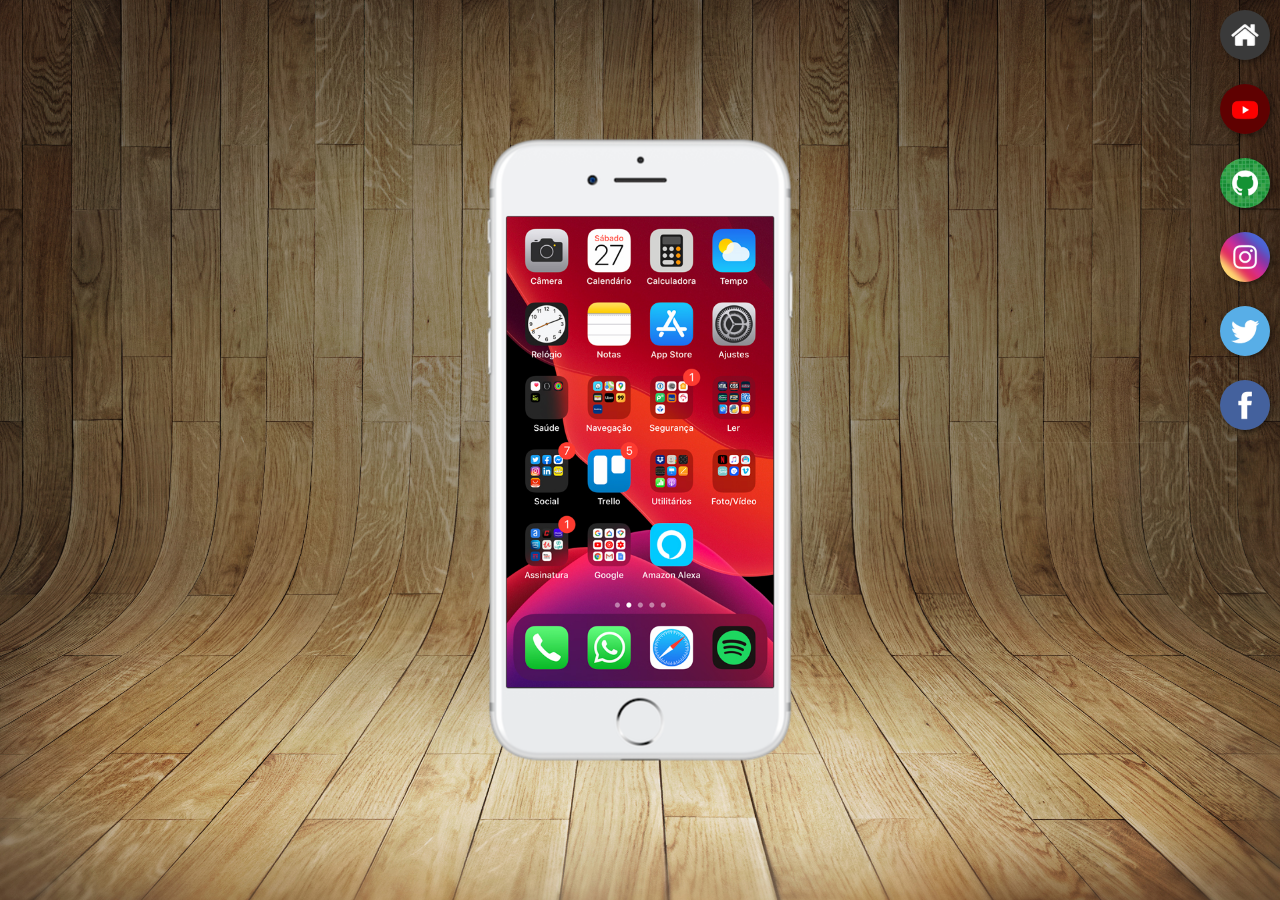
<file: index.html>
<!DOCTYPE html>
<html lang="pt-br">
<head>
    <meta charset="UTF-8">
    <meta name="viewport" content="width=device-width, initial-scale=1.0">
    <link rel="shortcut icon" href="favicon.ico" type="image/x-icon">
    <link rel="stylesheet" href="estilos/style.css">
    <title>Projeto redes sociais</title>
</head>
<body>
    <main>
        <section id="telefone">
            <iframe src="home.html" name="tela" id="tela"frameborder="0">
                seu navegador n é compatível com isso
            </iframe>
        </section>
        <section id="redes-sociais">
            <a href="home.html" target="tela"><img src="imagens/logo-home.jpg" alt="home"></a> <br>

            <a href="youtube.html" target="tela"><img src="imagens/logo-youtube.jpg" alt="yt"></a> <br>

            <a href="github.html" target="tela"><img src="imagens/logo-github.jpg" alt="github"></a> <br>

            <a href="instagram.html" target="tela"><img src="imagens/logo-instagram.jpg" alt="insta"></a> <br>

            <a href="twitter.html" target="tela"><img src="imagens/logo-twitter.jpg" alt="twitter"></a> <br>

            <a href="facebook.html" target="tela"><img src="imagens/logo-facebook.jpg" alt="face"></a> 
        </section>
    </main>
</body>
</html>
</file>
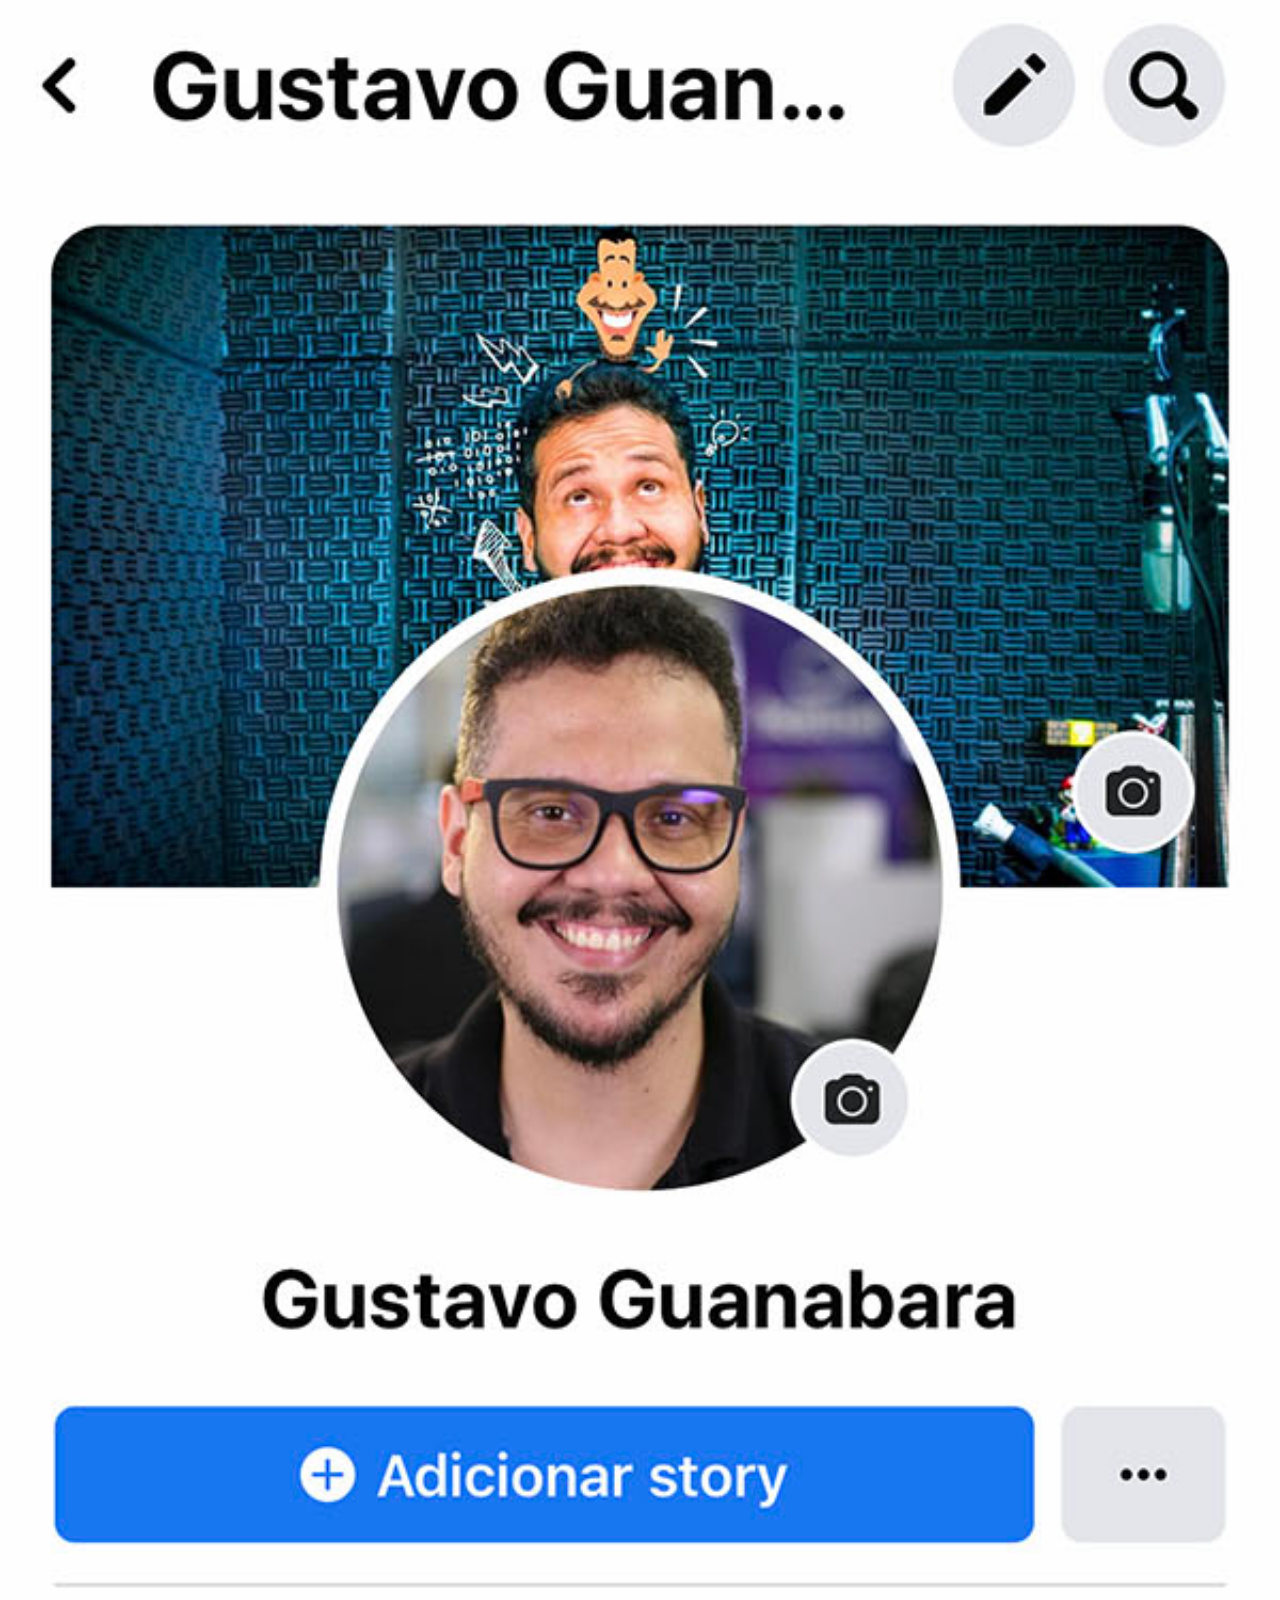
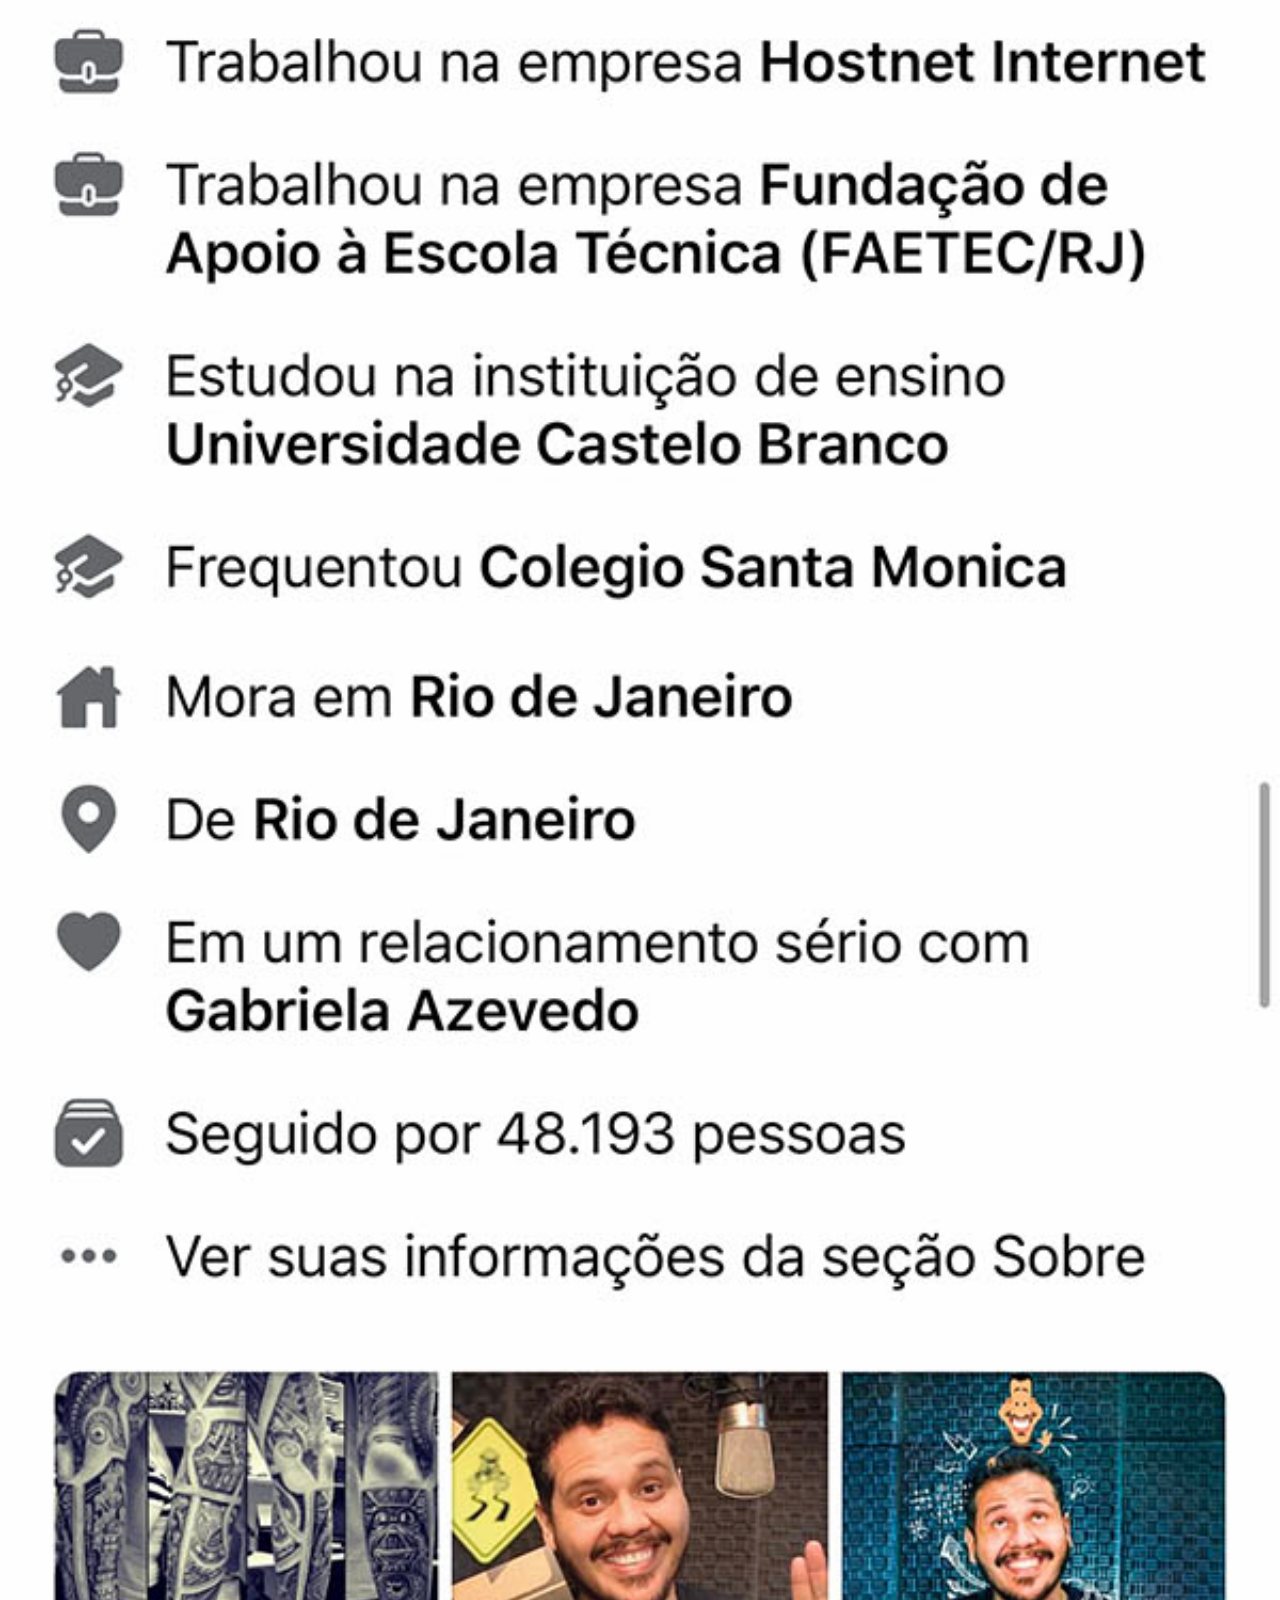
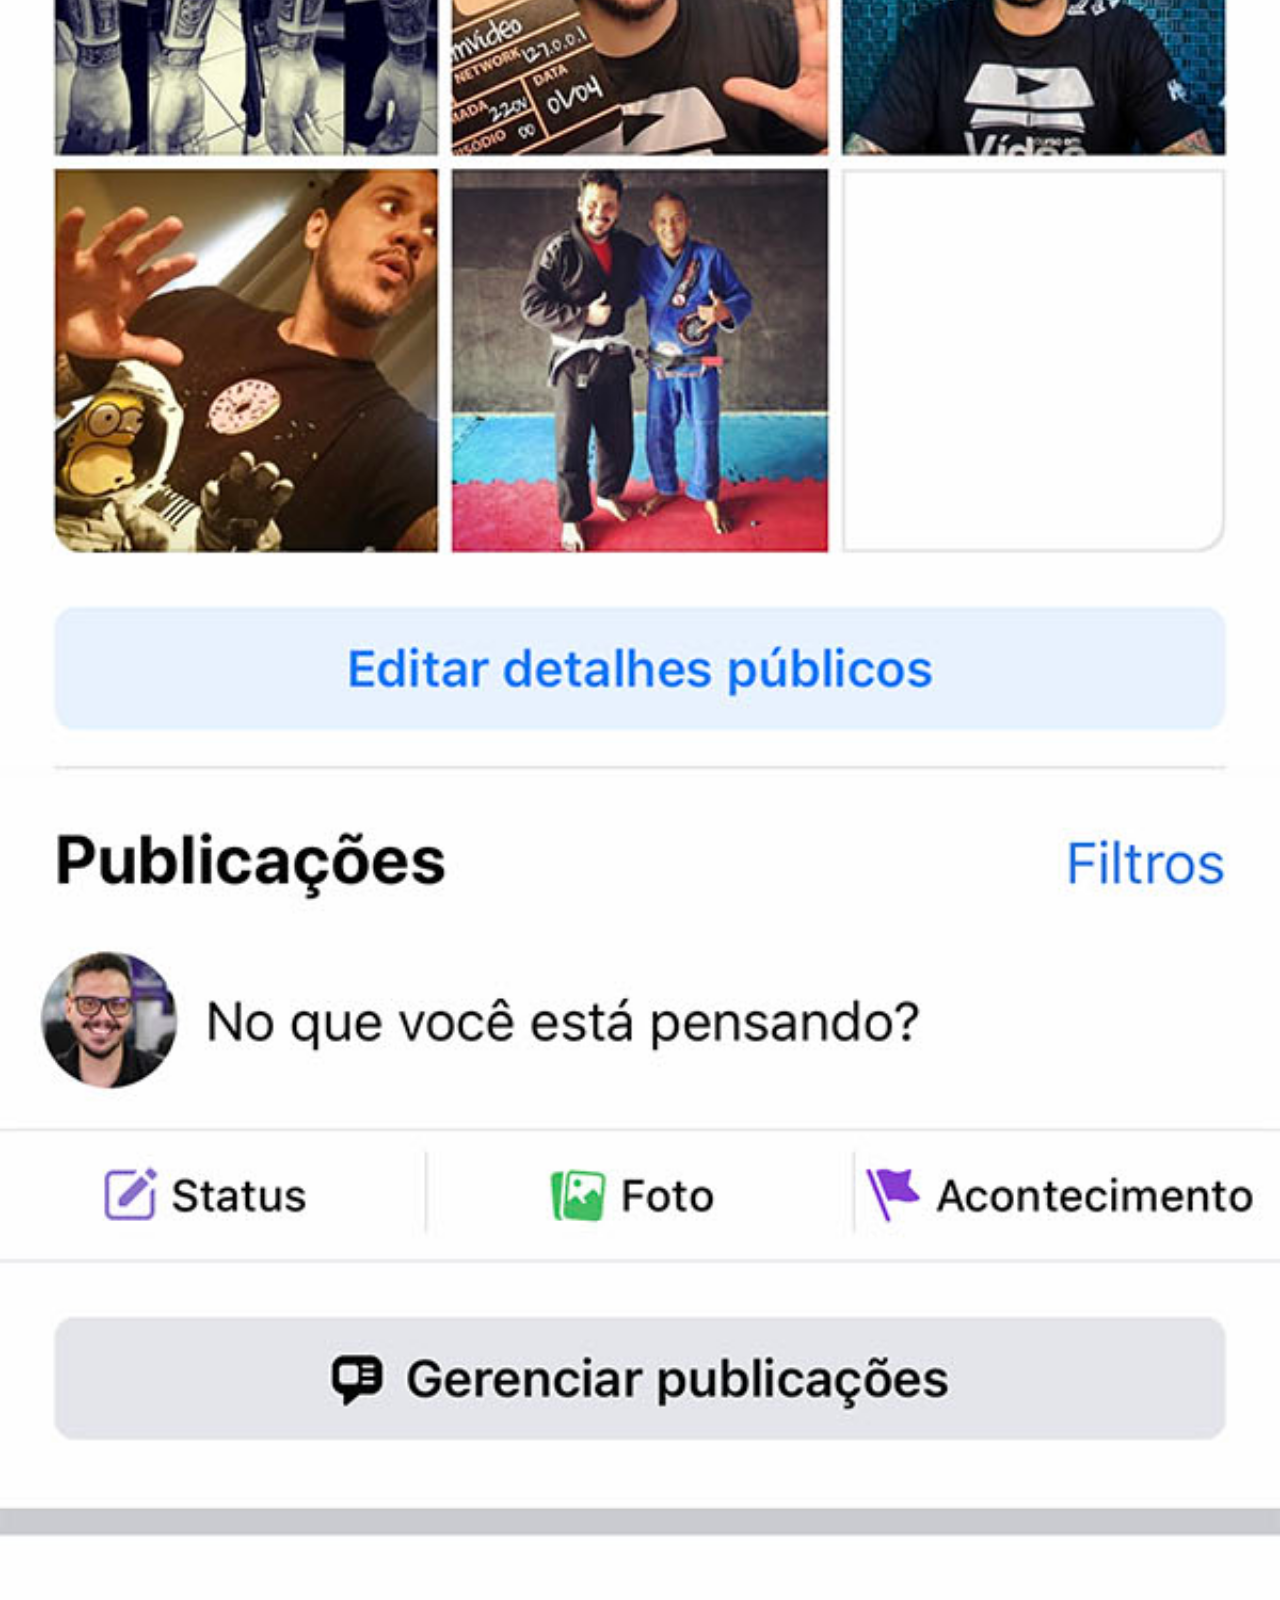
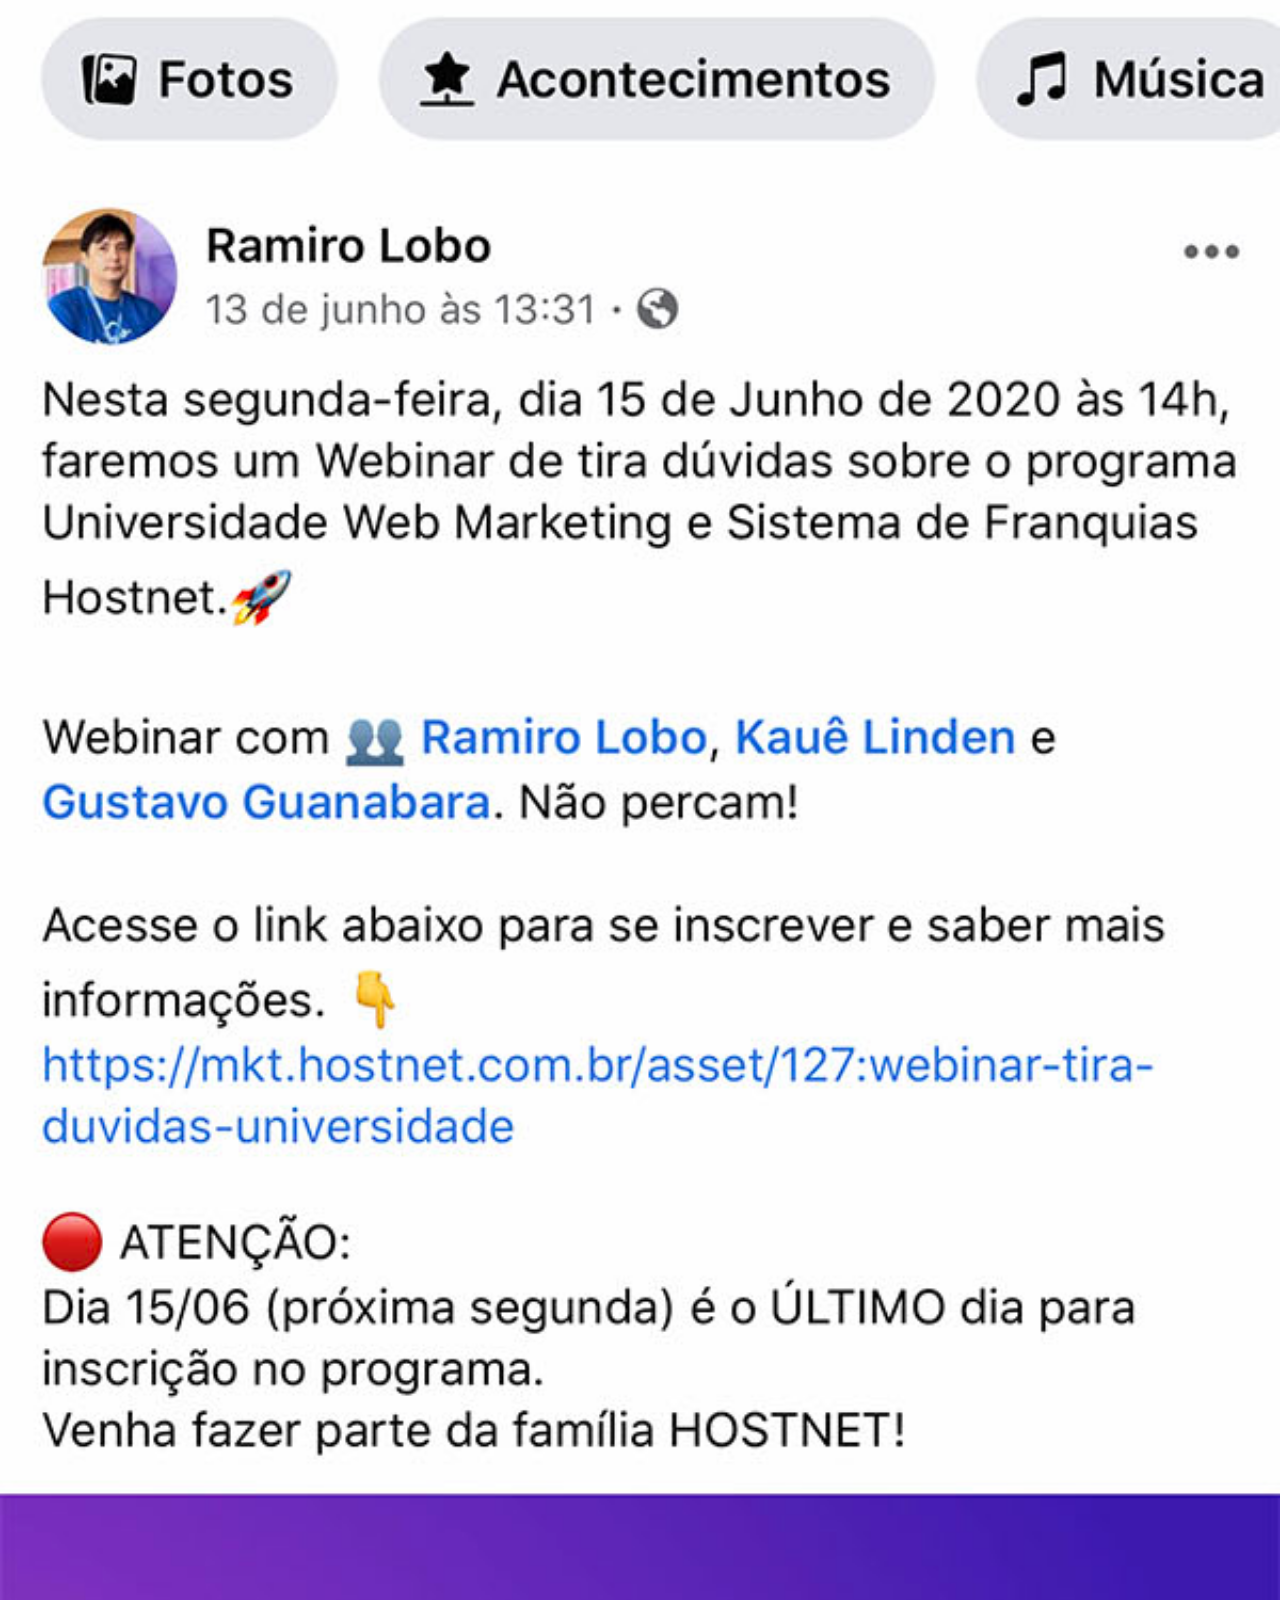
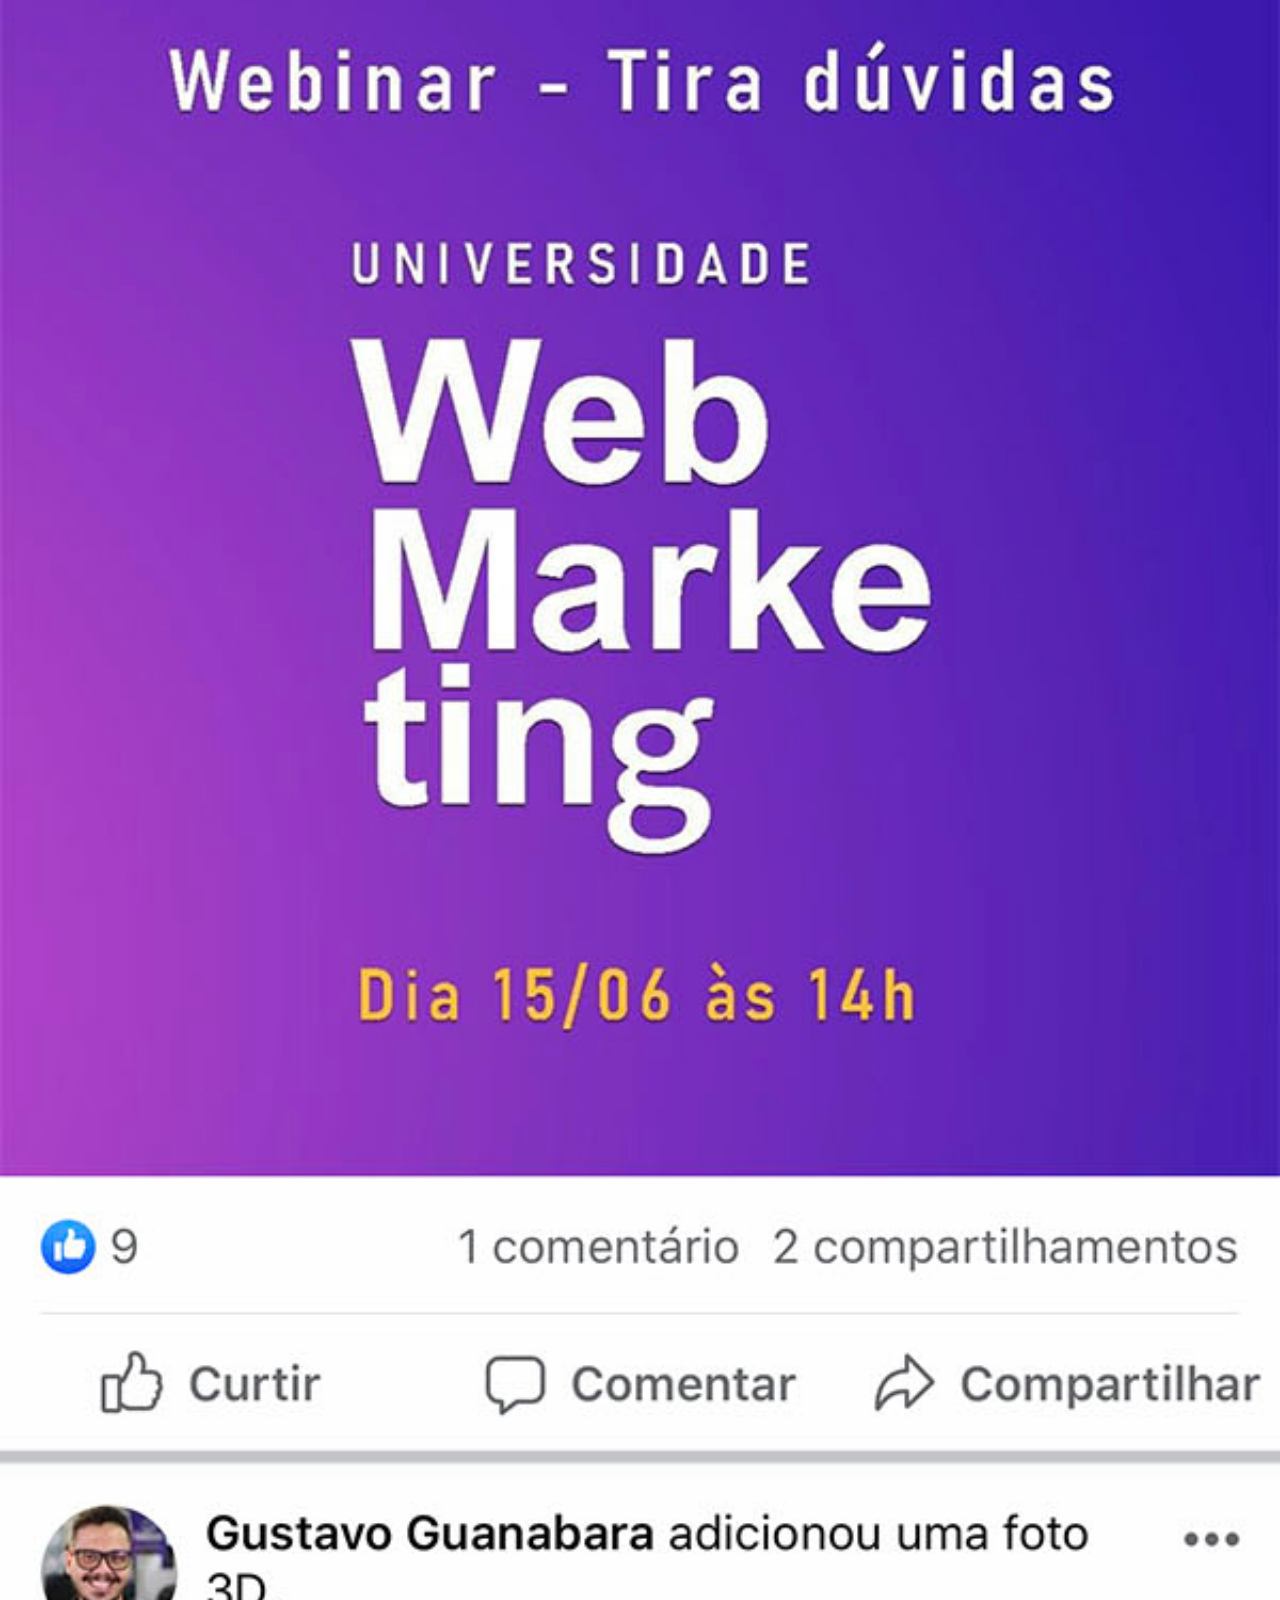
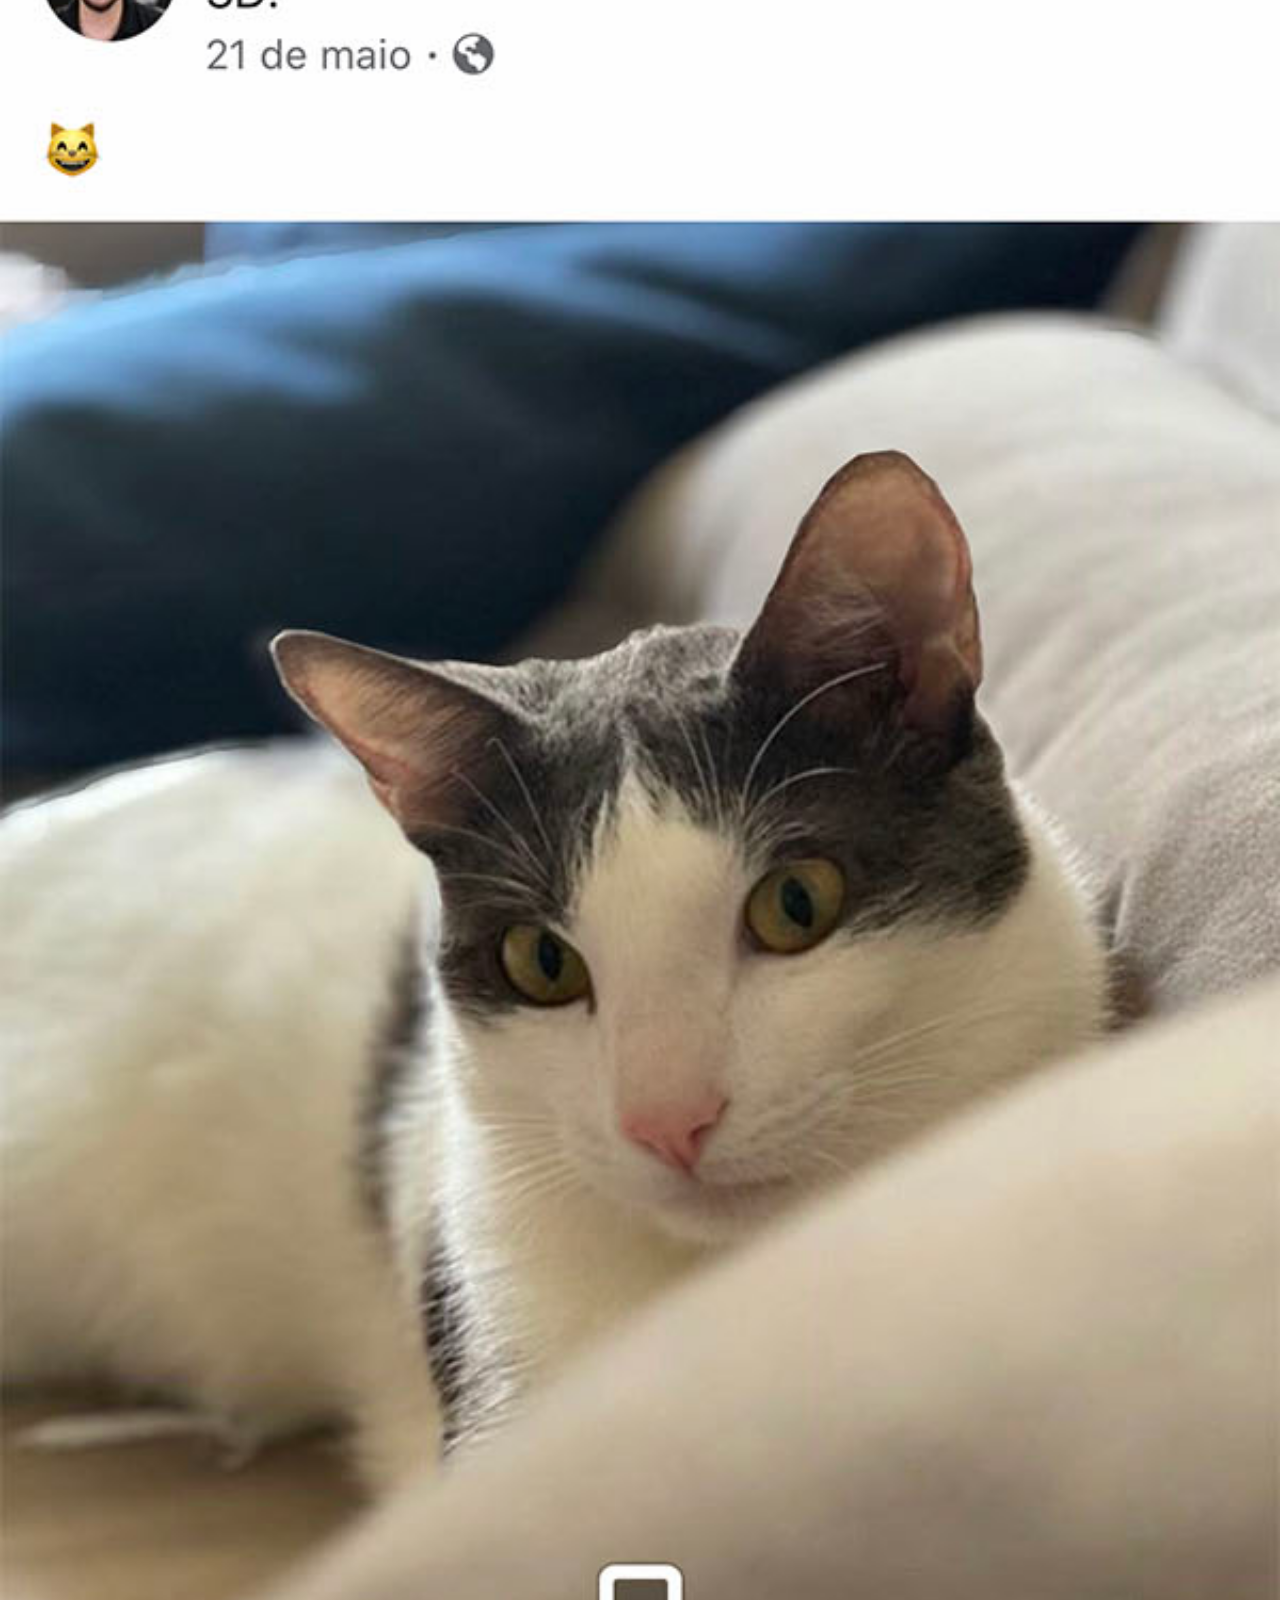
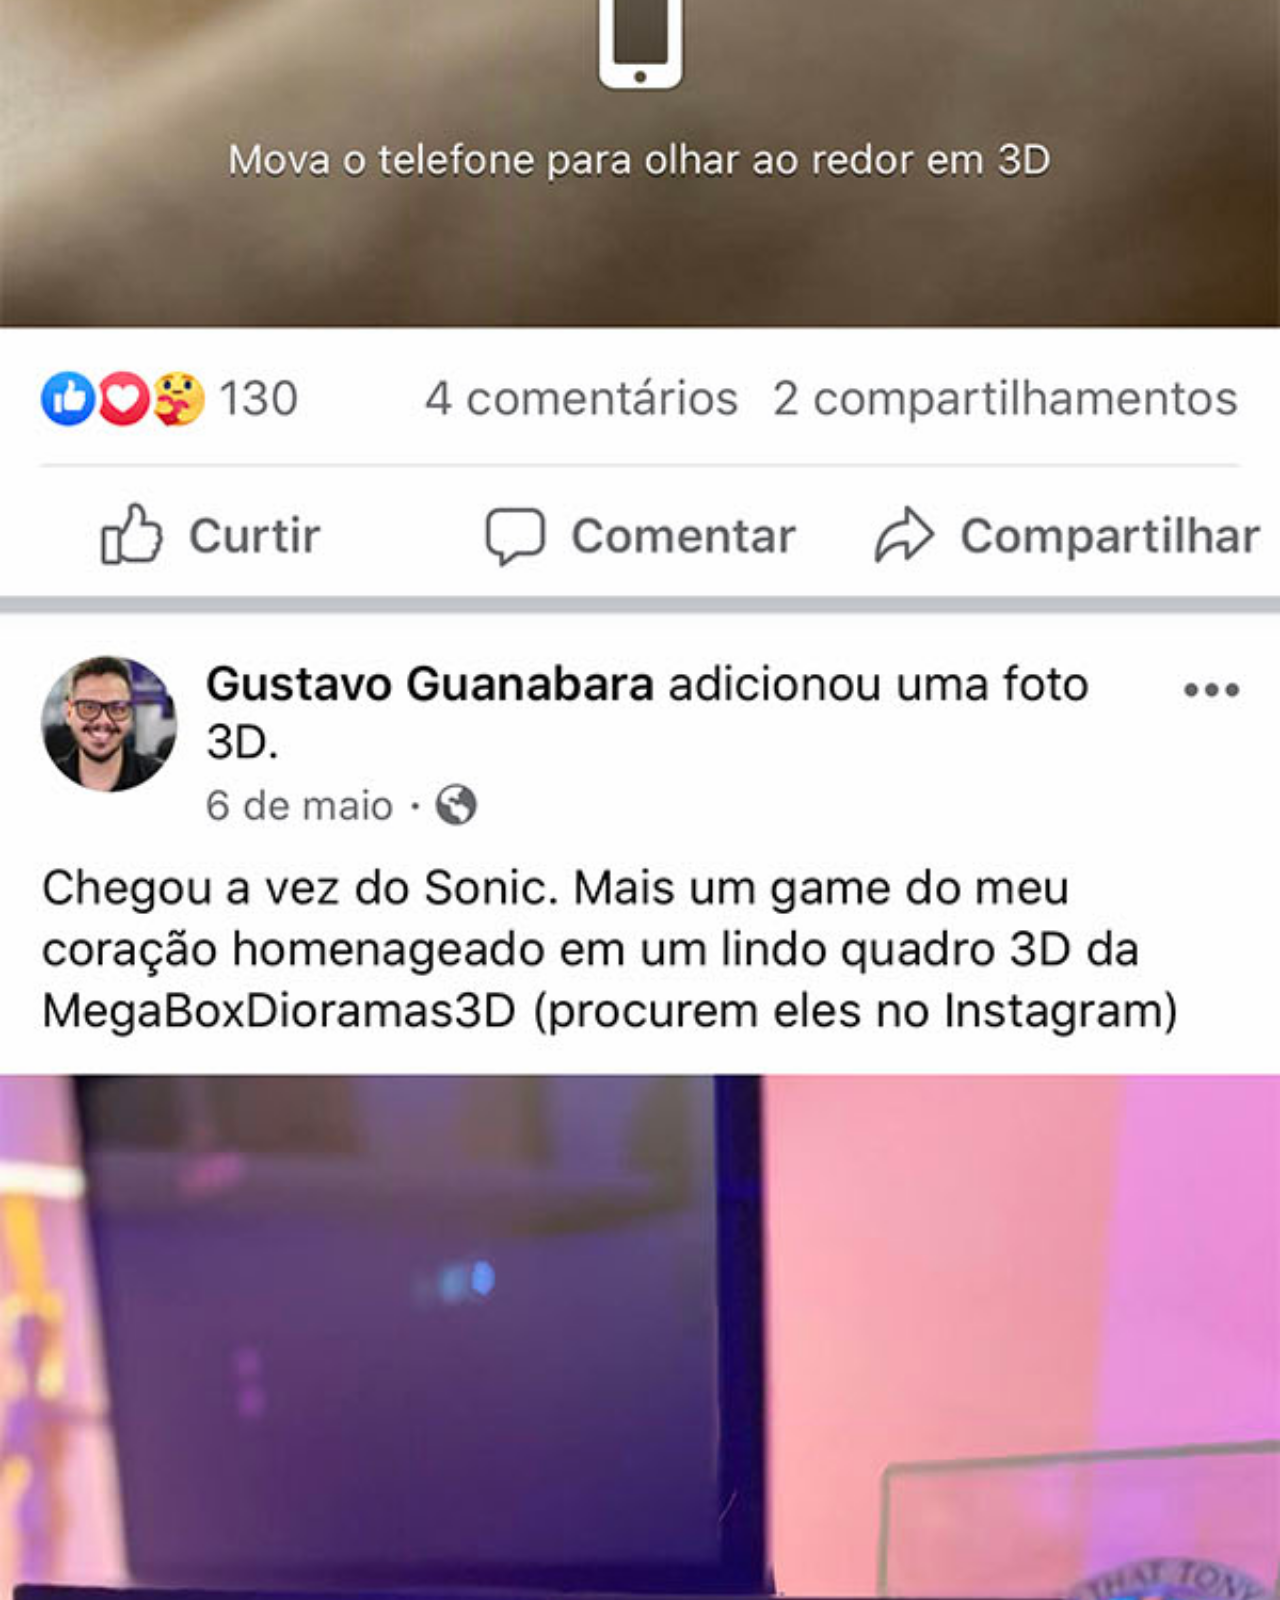
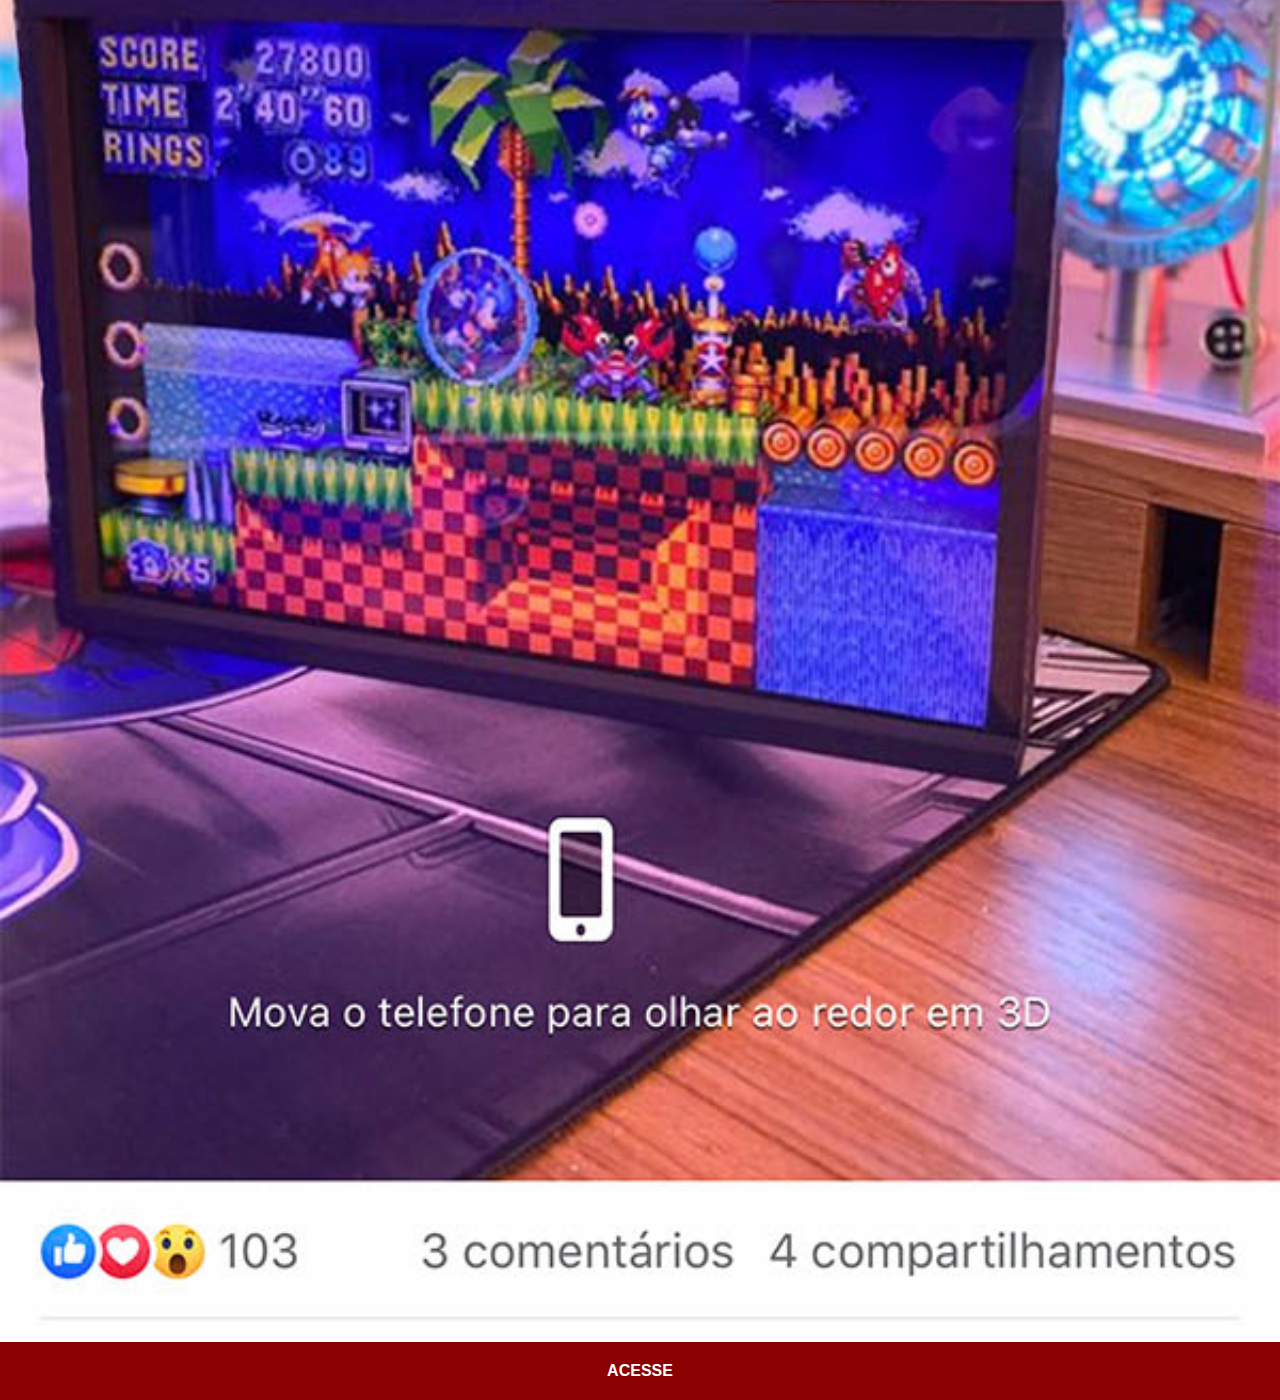
<file: facebook.html>
<!DOCTYPE html>
<html lang="pt-br">
<head>
    <meta charset="UTF-8">
    <meta name="viewport" content="width=device-width, initial-scale=1.0">
    <link rel="stylesheet" href="estilos/social.css">
    <title>Facebook</title>
</head>
<body>
    <img src="imagens/tela-facebook.jpg" alt="face">
    <a href="https://www.facebook.com/gustavoguanabara/?locale=pt_BR" target="_blank">ACESSE</a>
</body>
</html>
</file>
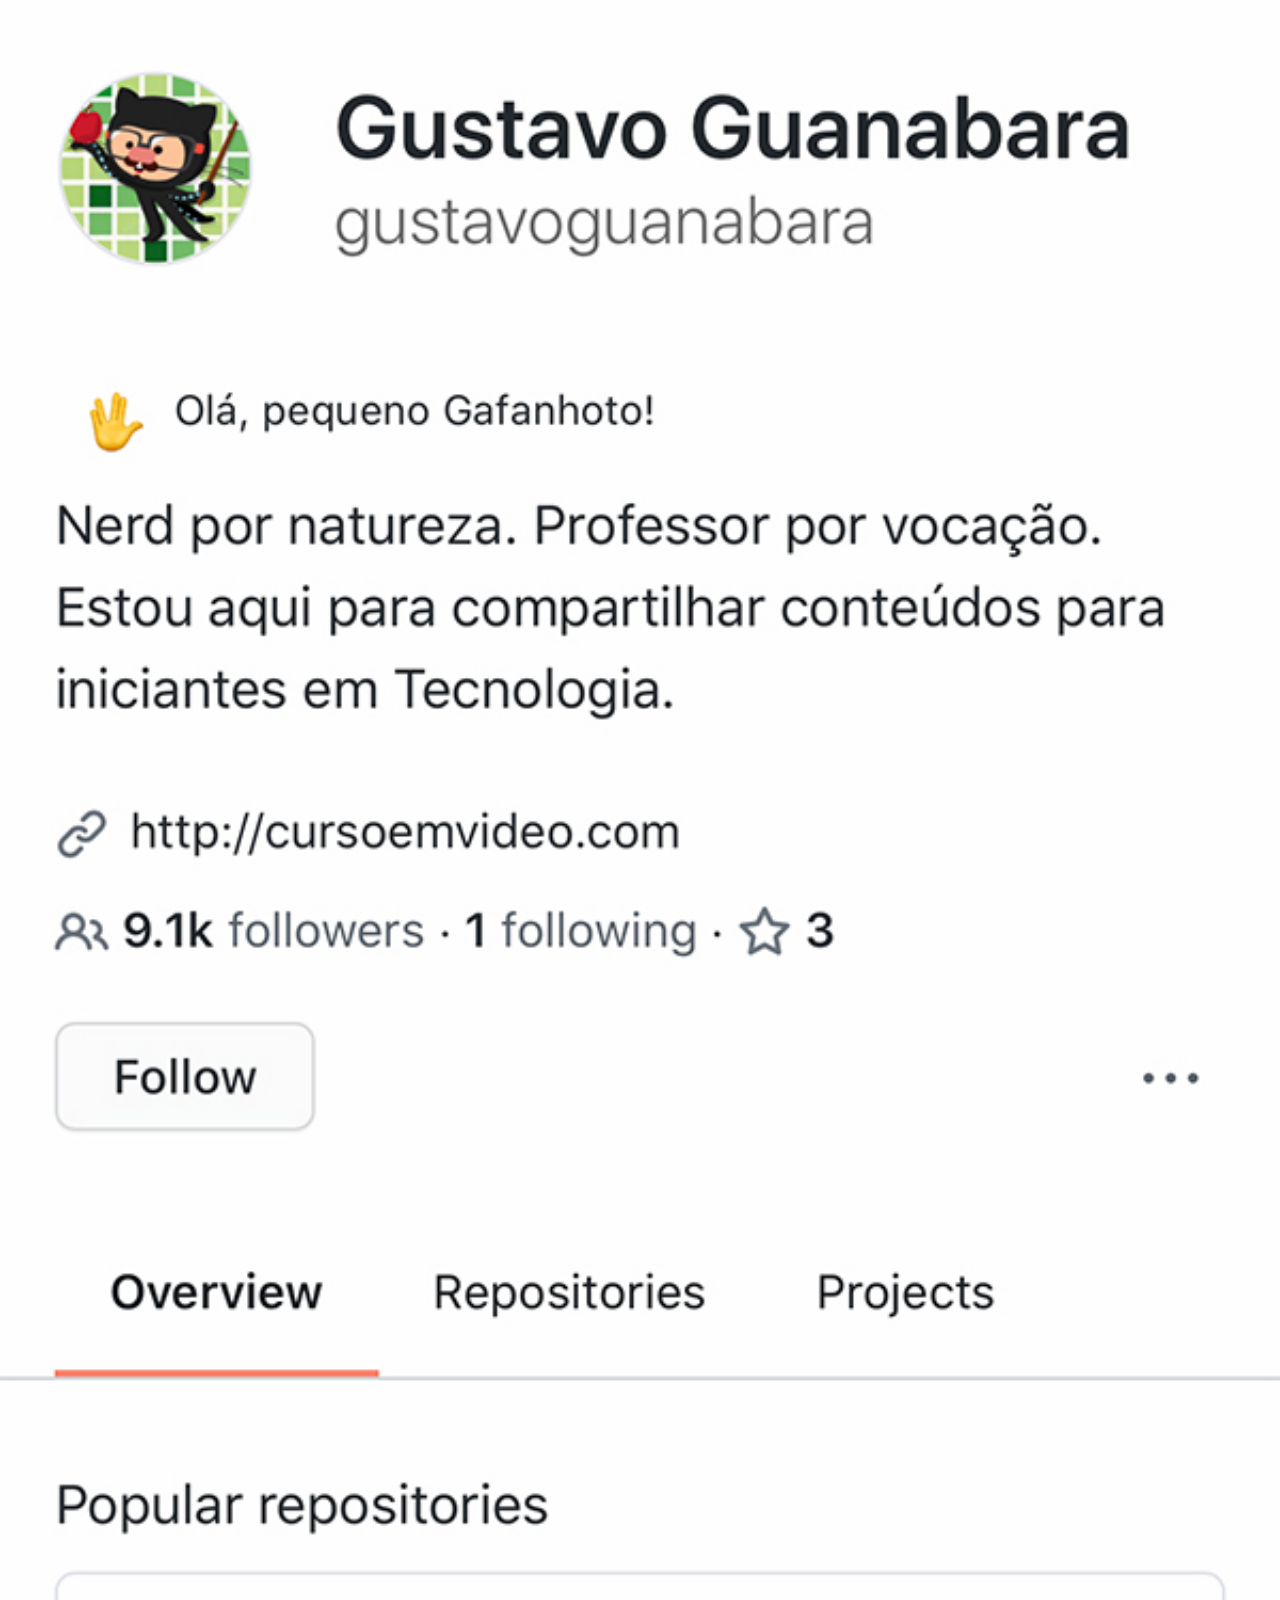
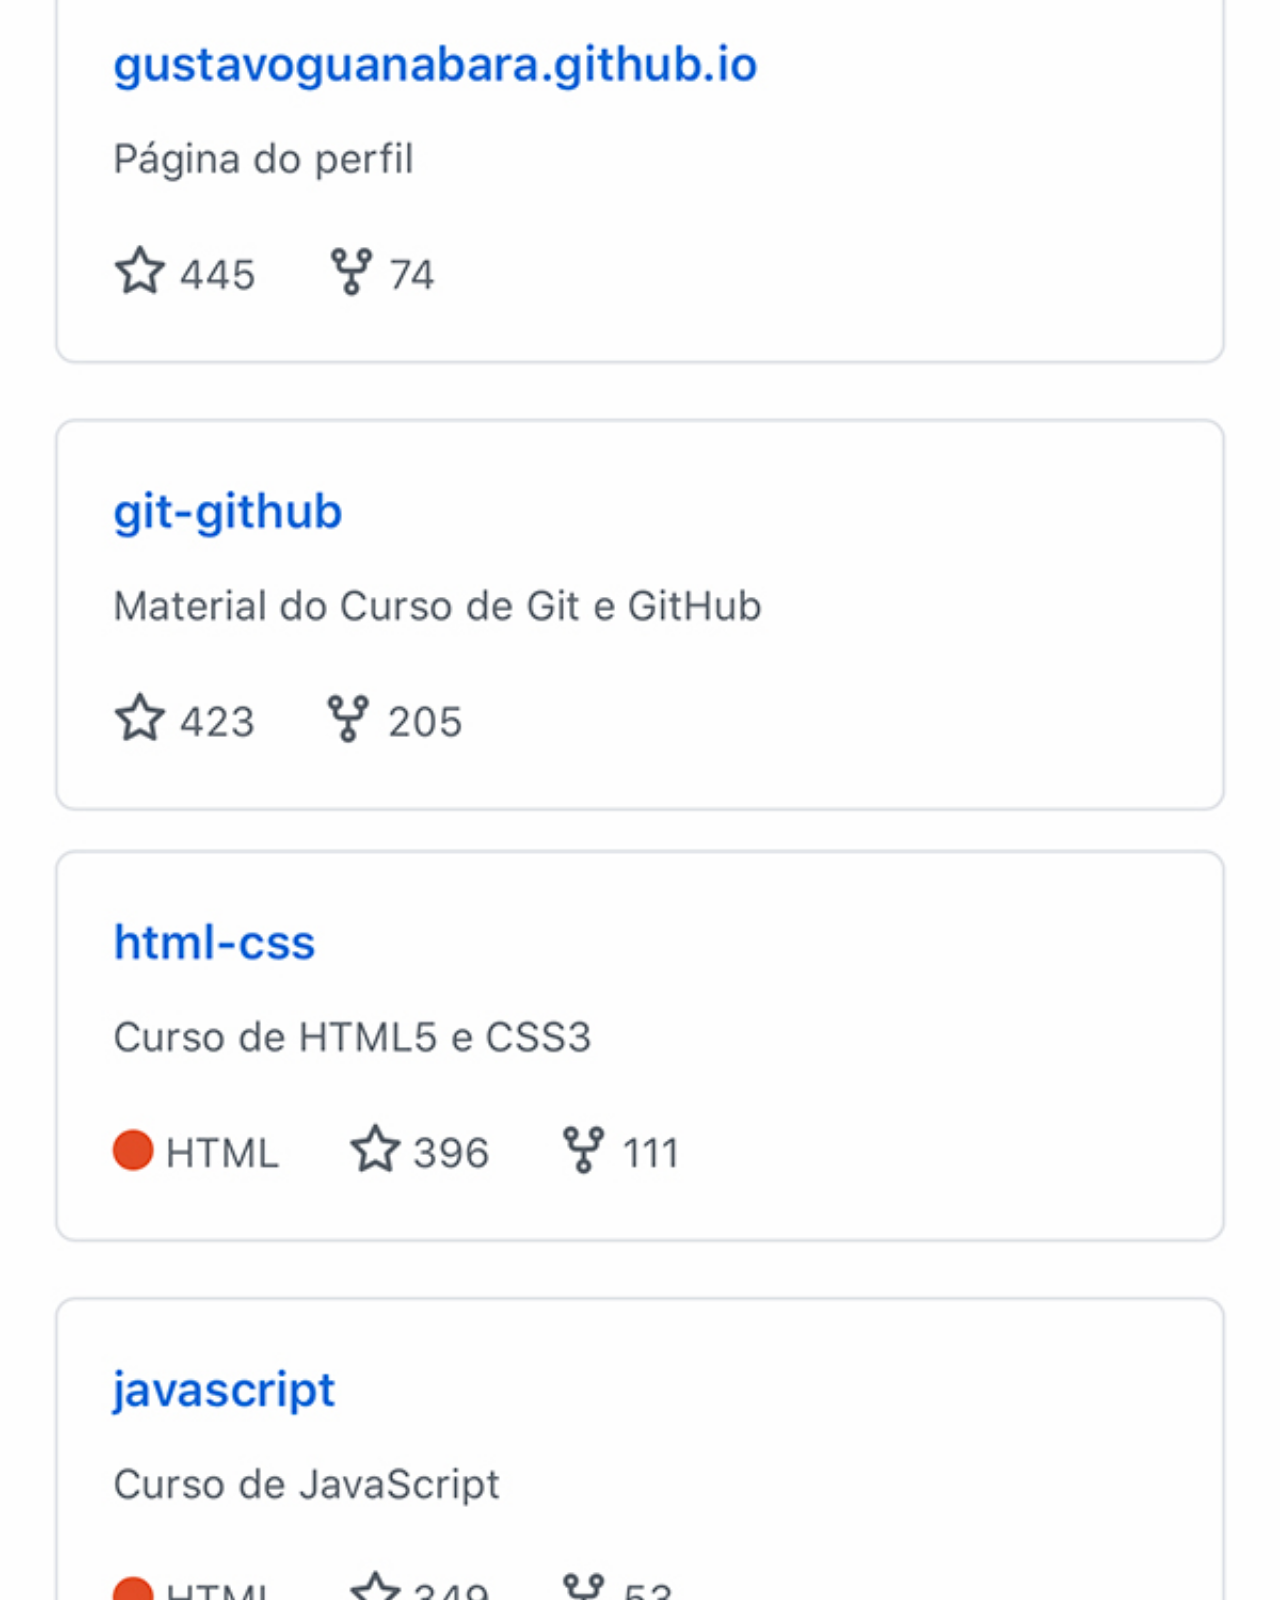
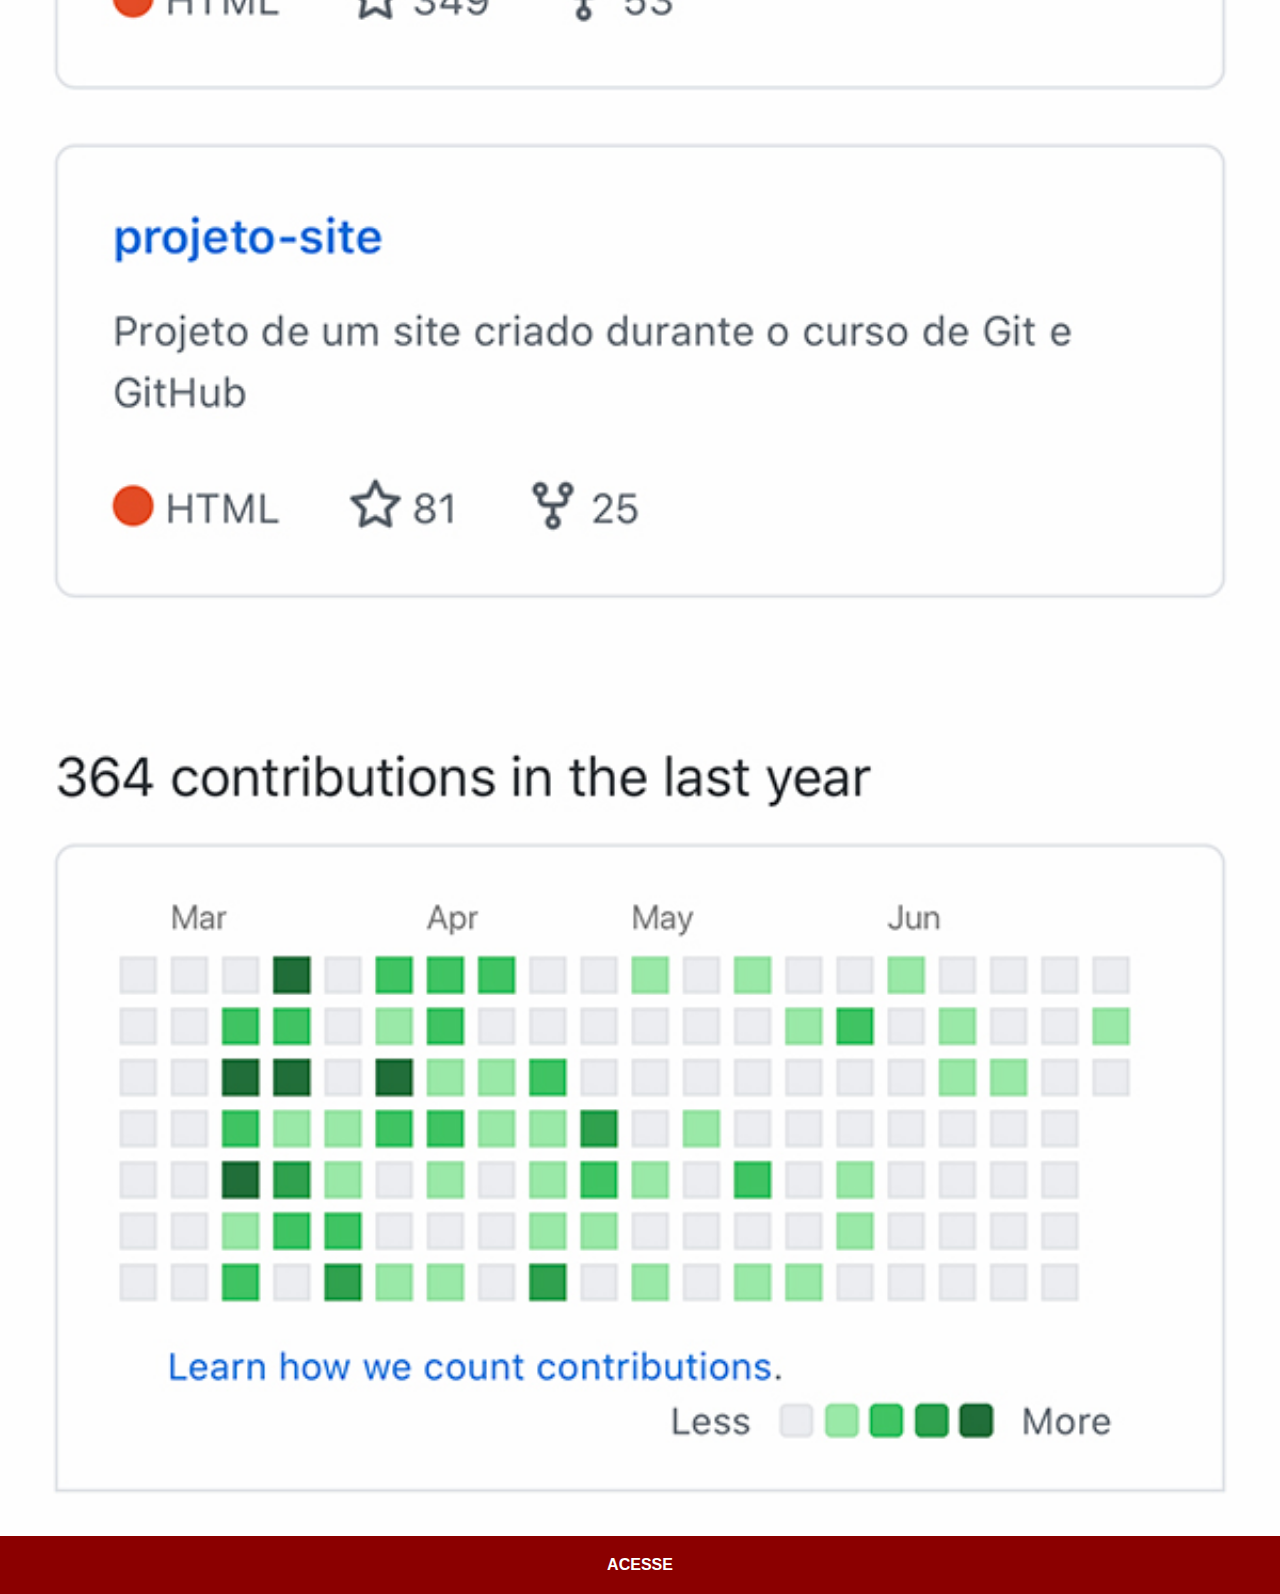
<file: github.html>
<!DOCTYPE html>
<html lang="pt-br">
<head>
    <meta charset="UTF-8">
    <meta name="viewport" content="width=device-width, initial-scale=1.0">
    <link rel="stylesheet" href="estilos/social.css">
    <title>GitHub</title>
</head>
<body>
    <img src="imagens/tela-github.jpg" alt="github">
    <a href="https://github.com/gustavoguanabara" target="_blank">ACESSE</a>
</body>
</html>
</file>
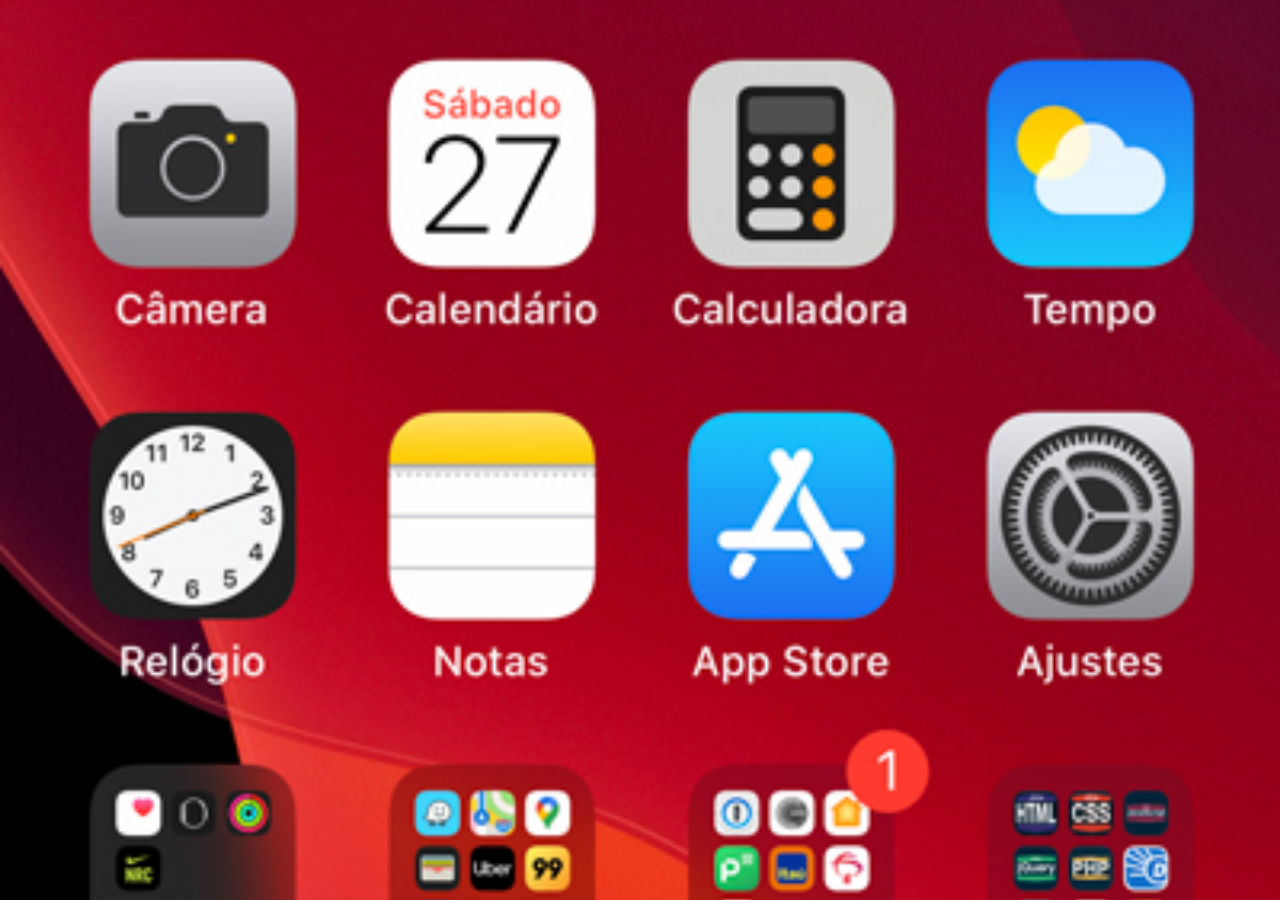
<file: home.html>
<!DOCTYPE html>
<html lang="pt-br">
<head>
    <meta charset="UTF-8">
    <meta name="viewport" content="width=device-width, initial-scale=1.0">
    <title>Home</title>
</head>
<style>
    *{
        margin: 0px;
        padding: 0px;
    }
    body{
        width: 100vw;
        height: 100vh;
        background: black url('imagens/tela-home.jpg') no-repeat top center;
        background-size: cover;
    }
</style>
<body>
    
</body>
</html>
</file>
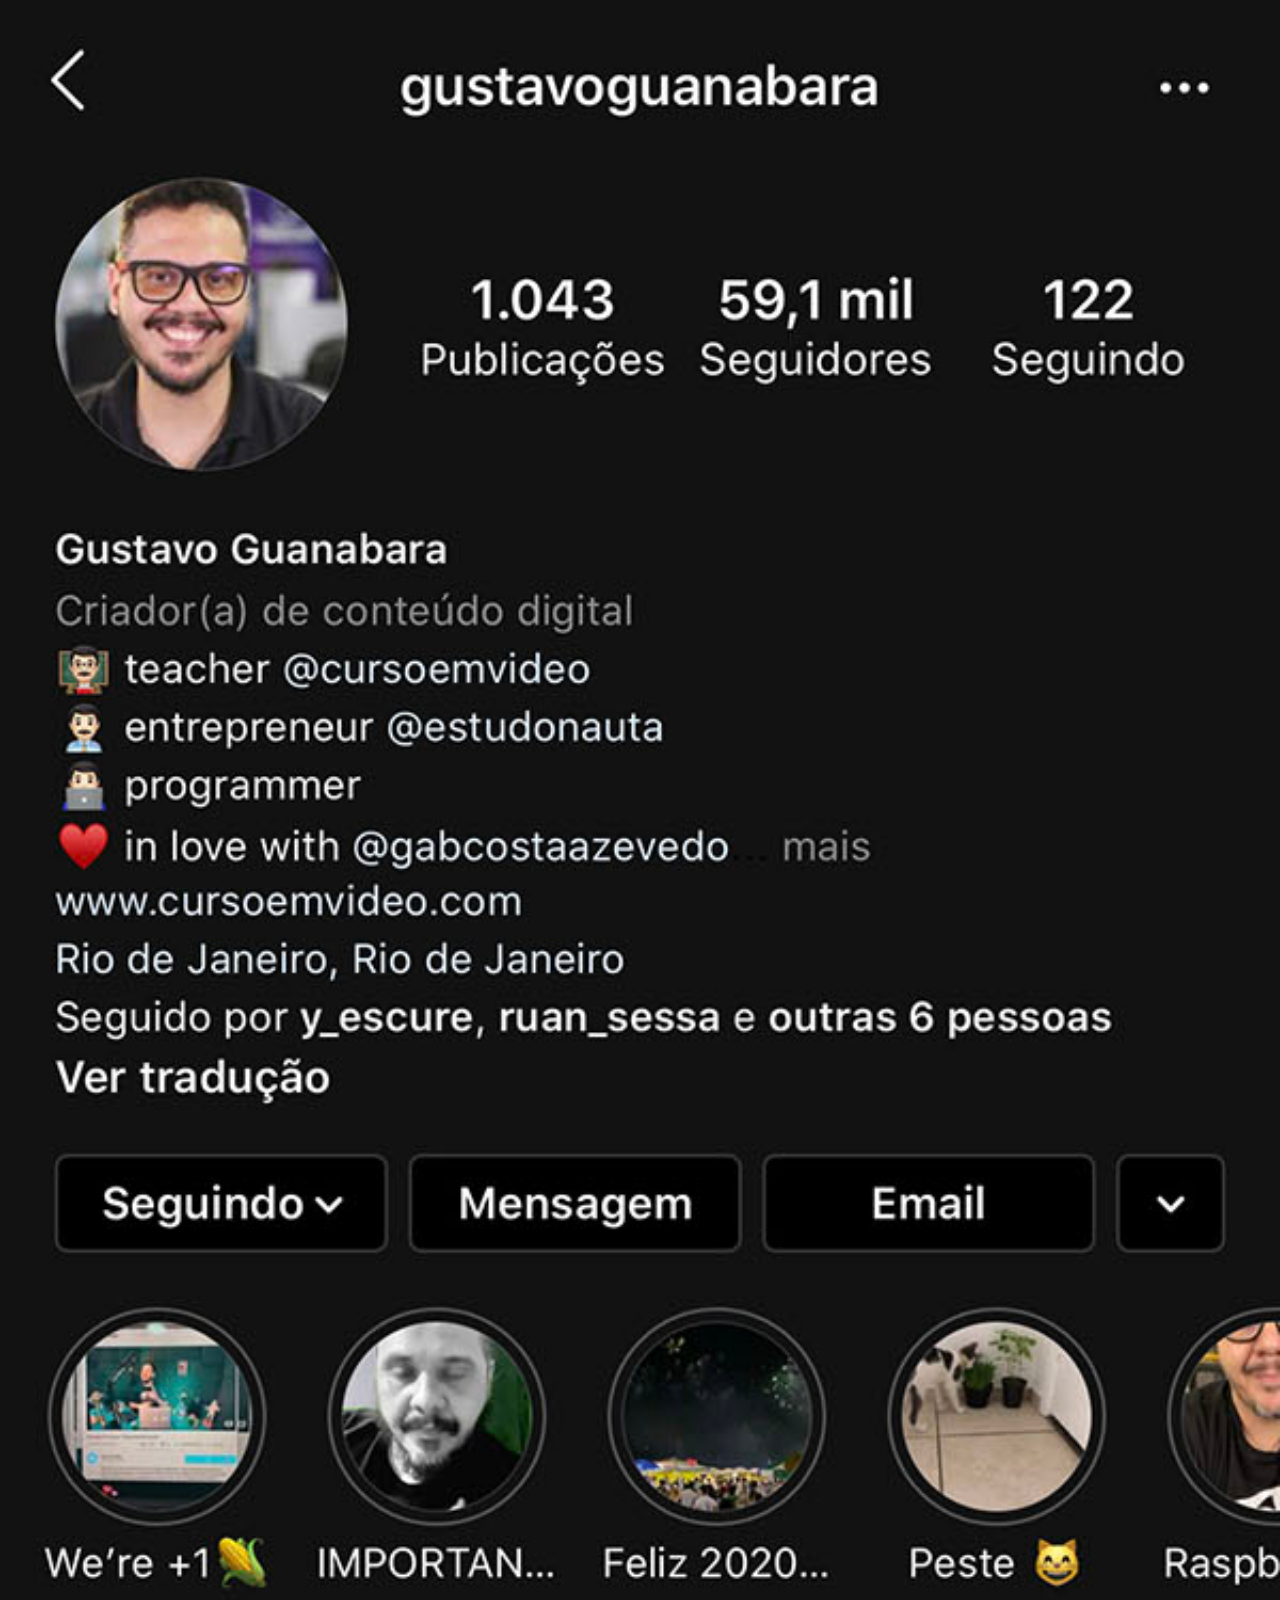
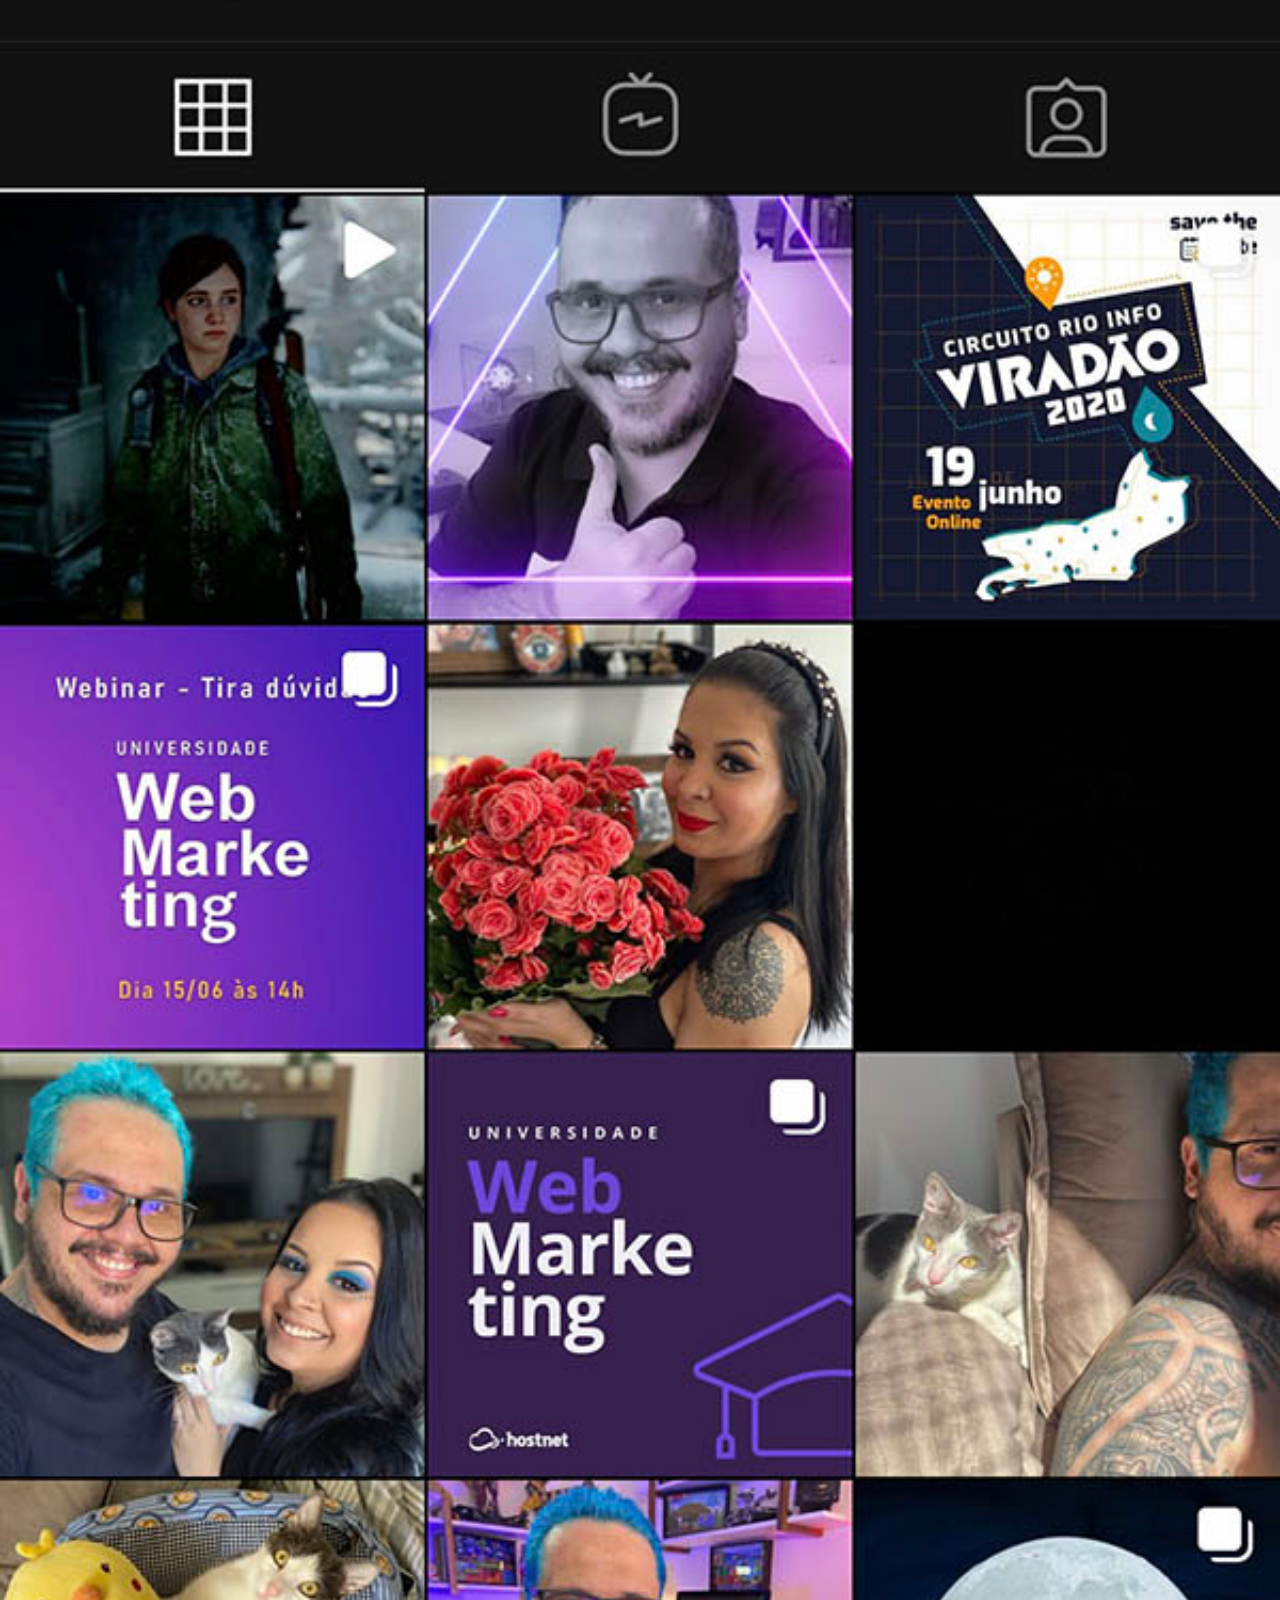
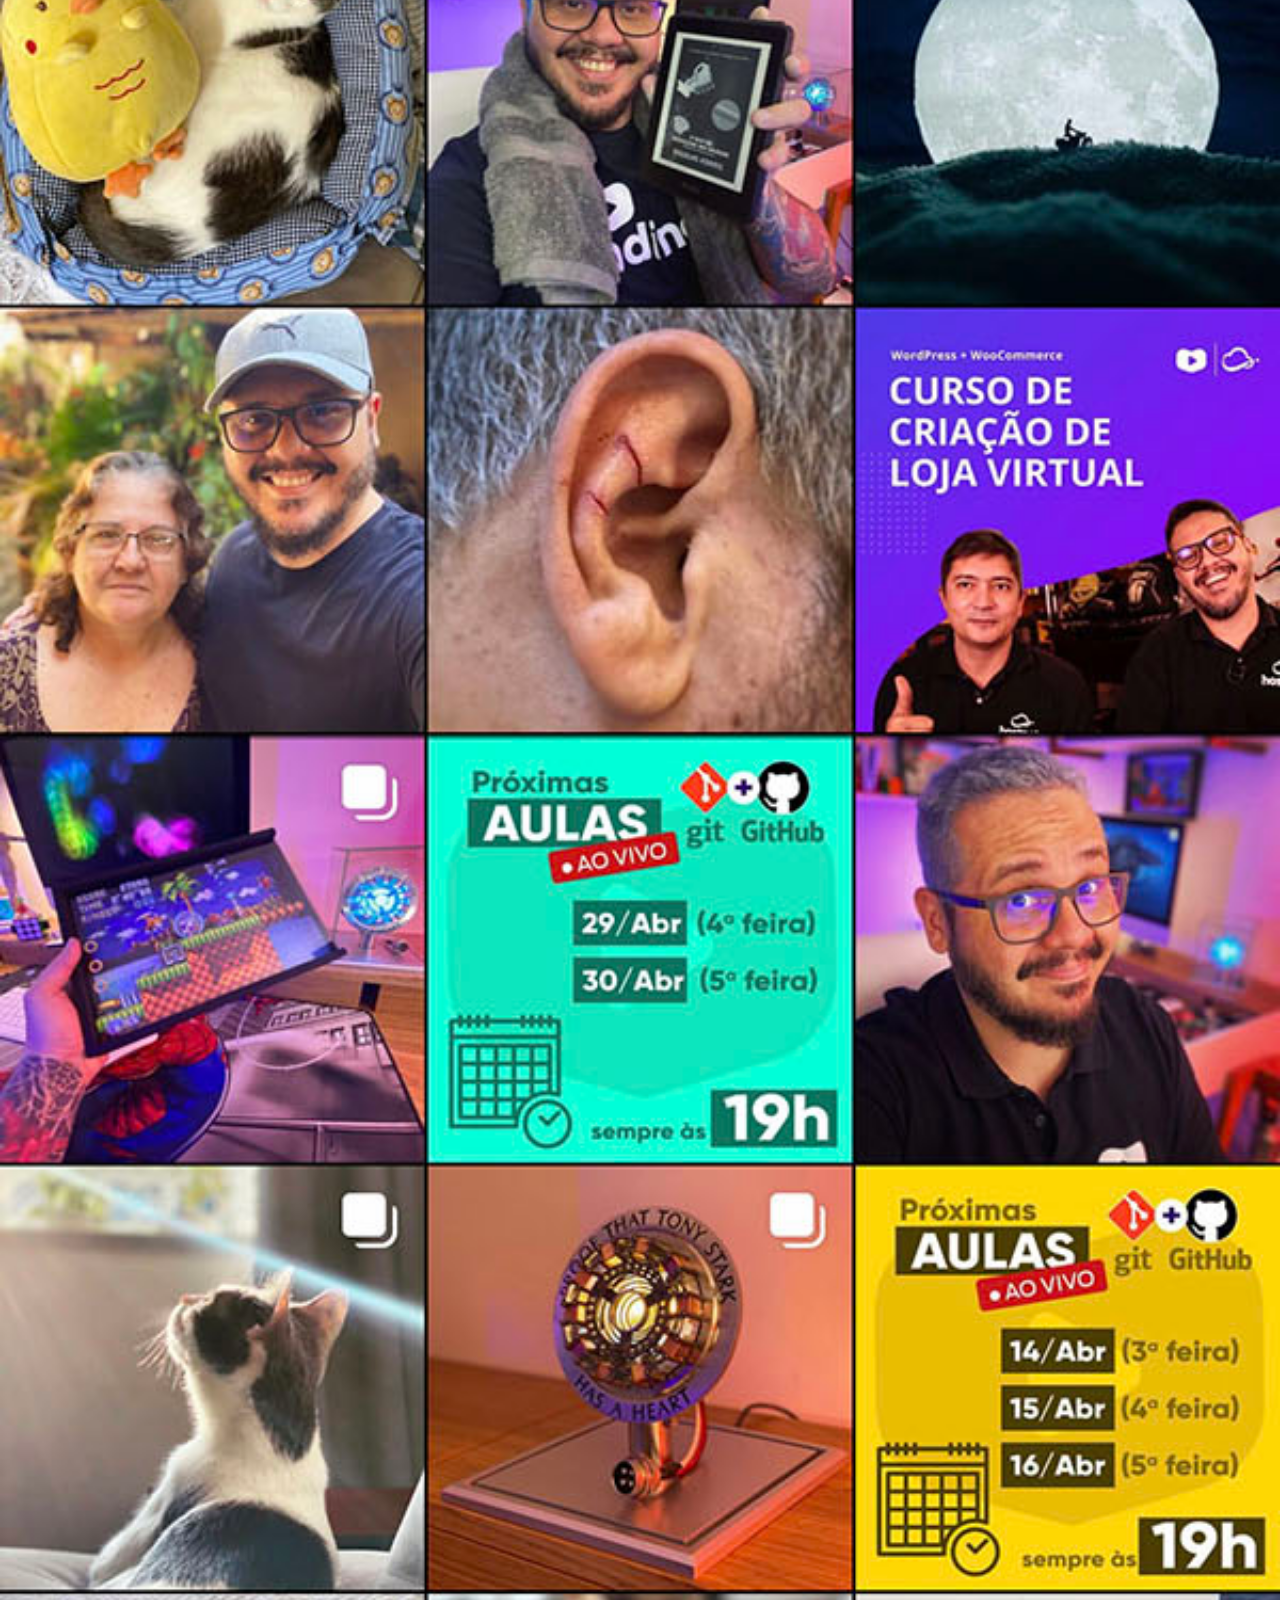
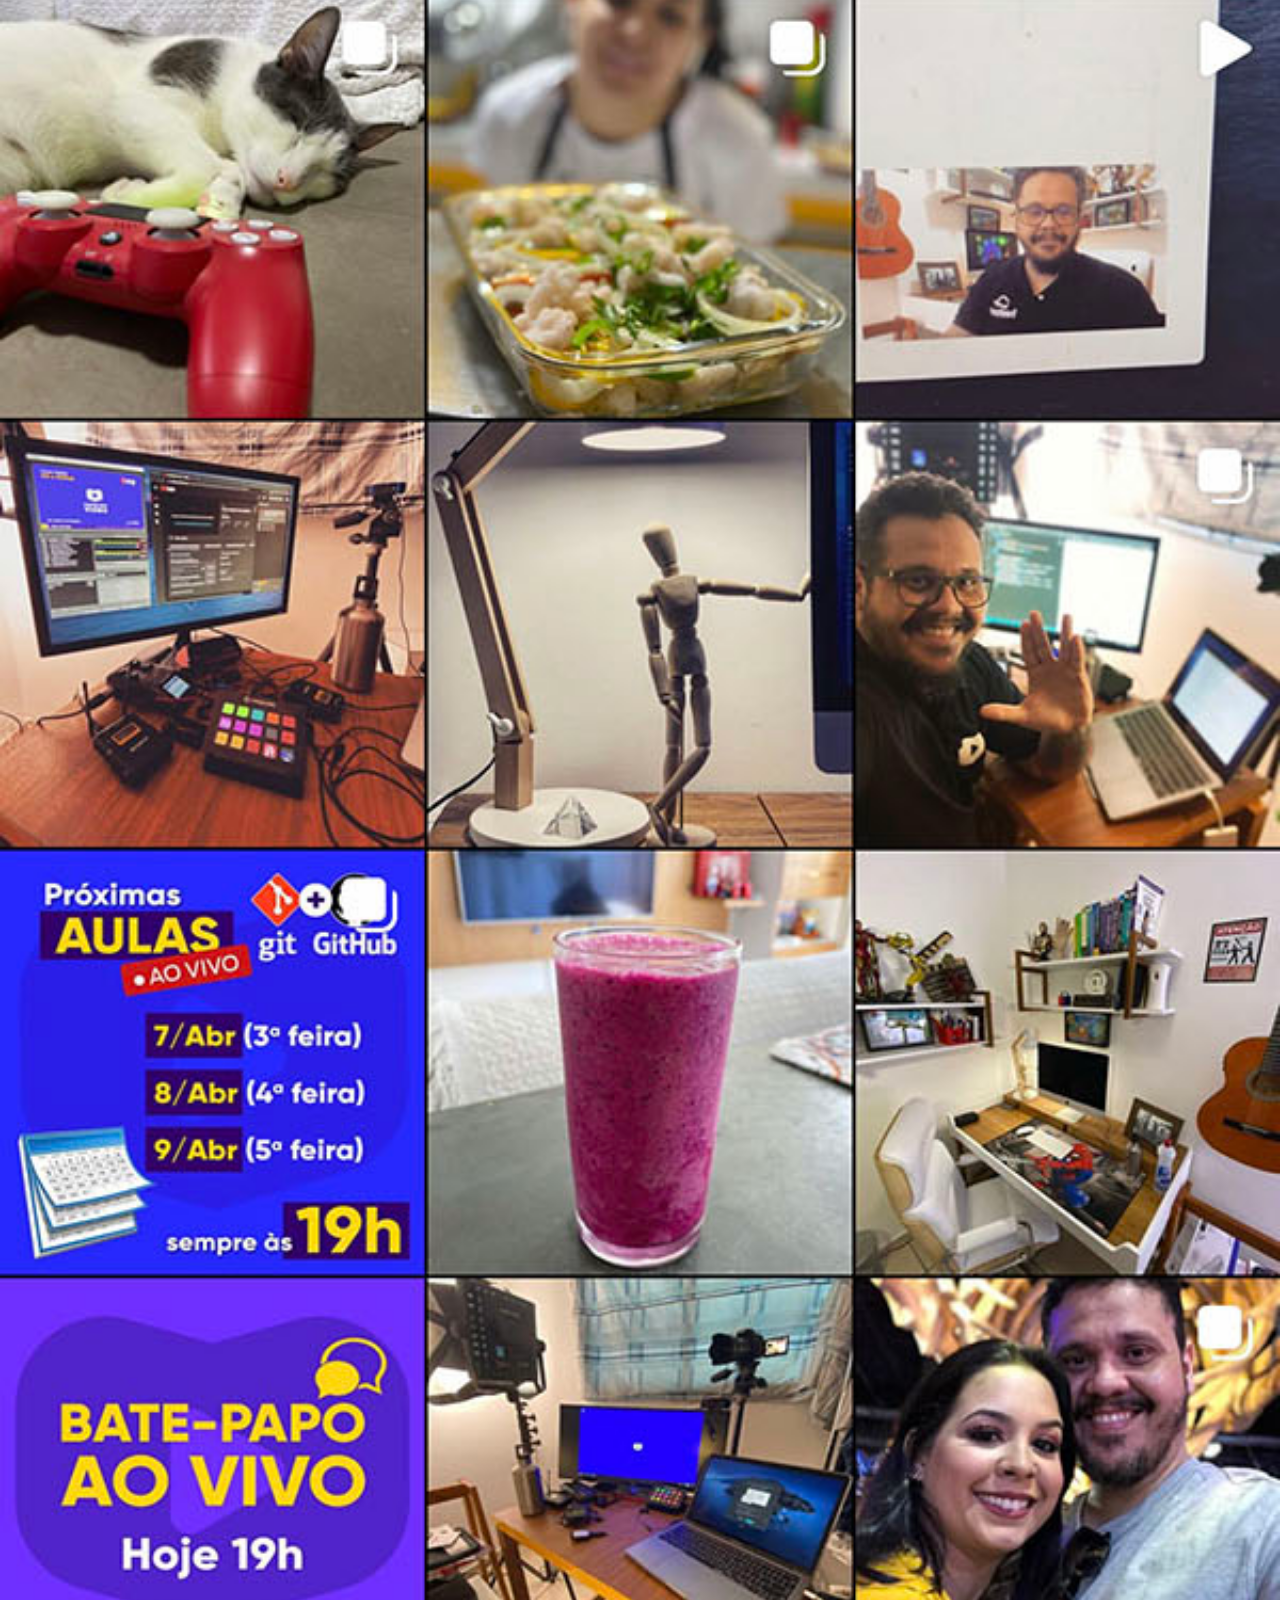
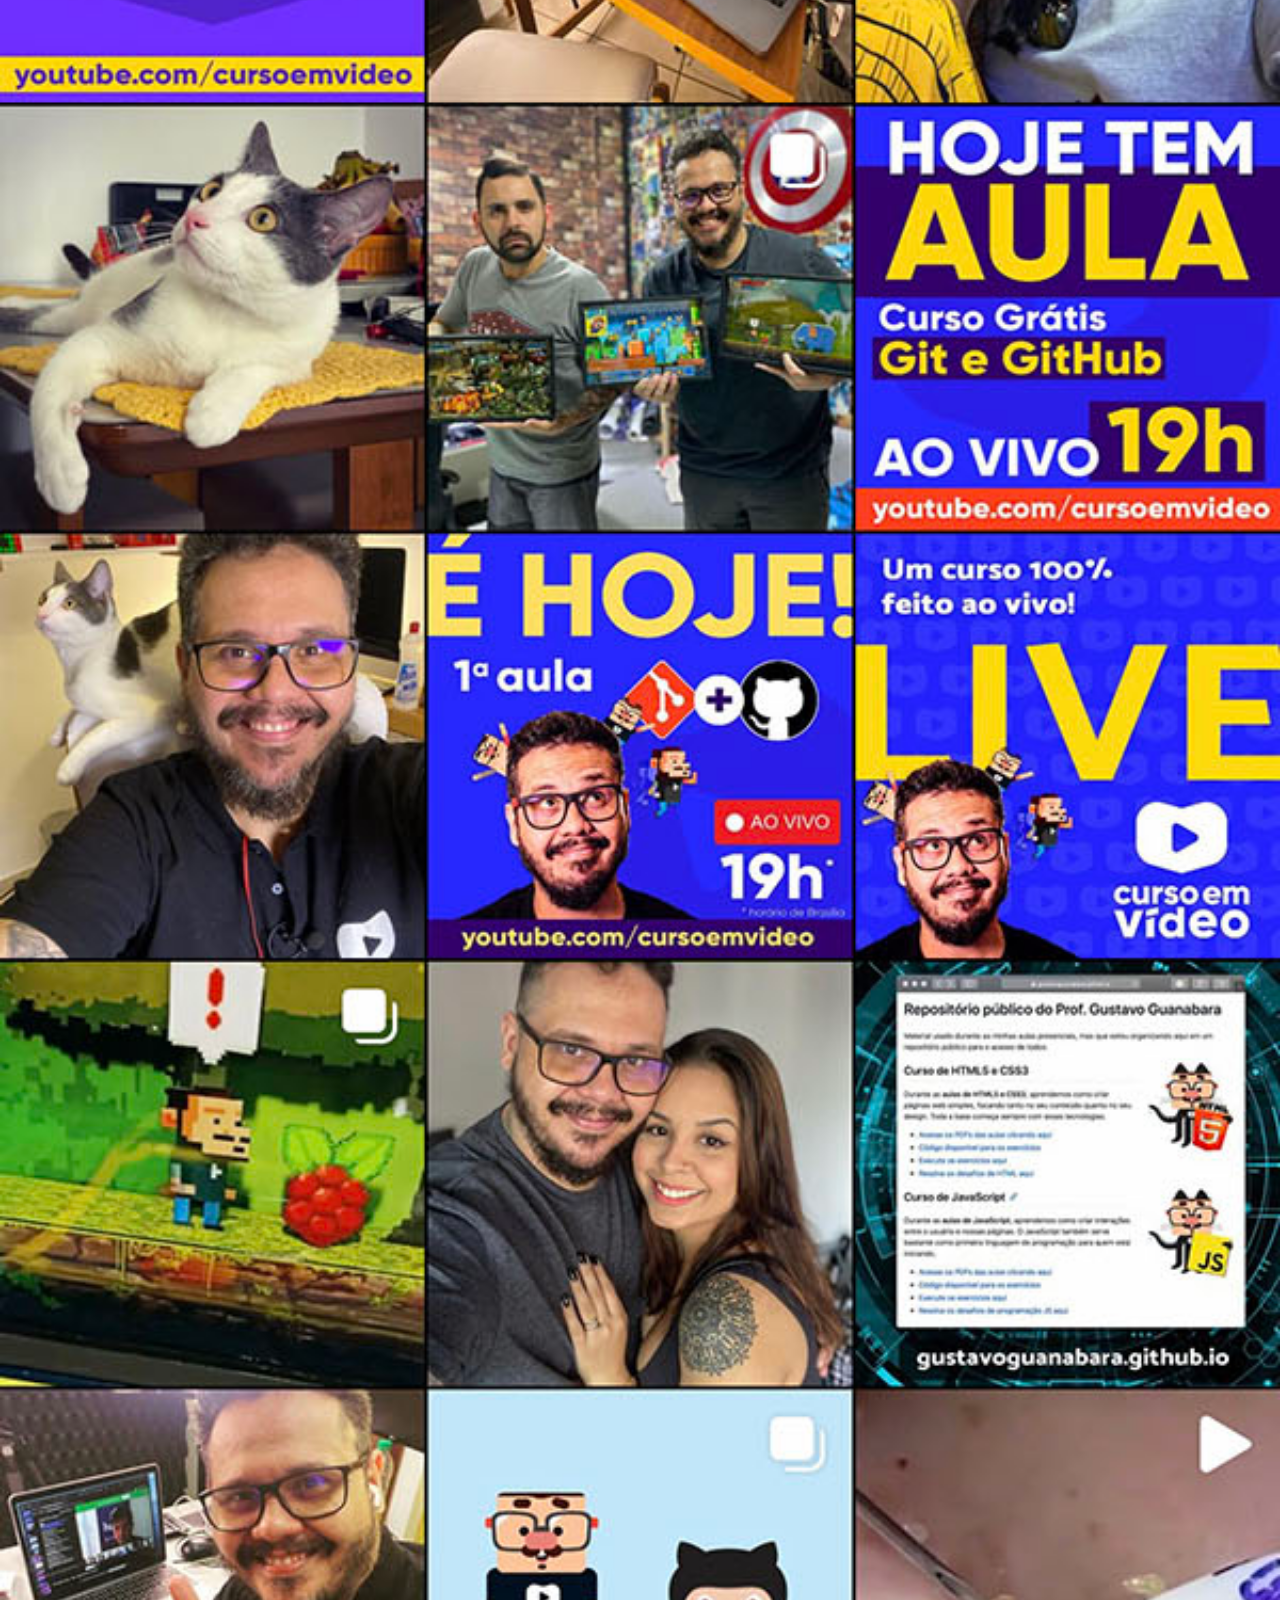
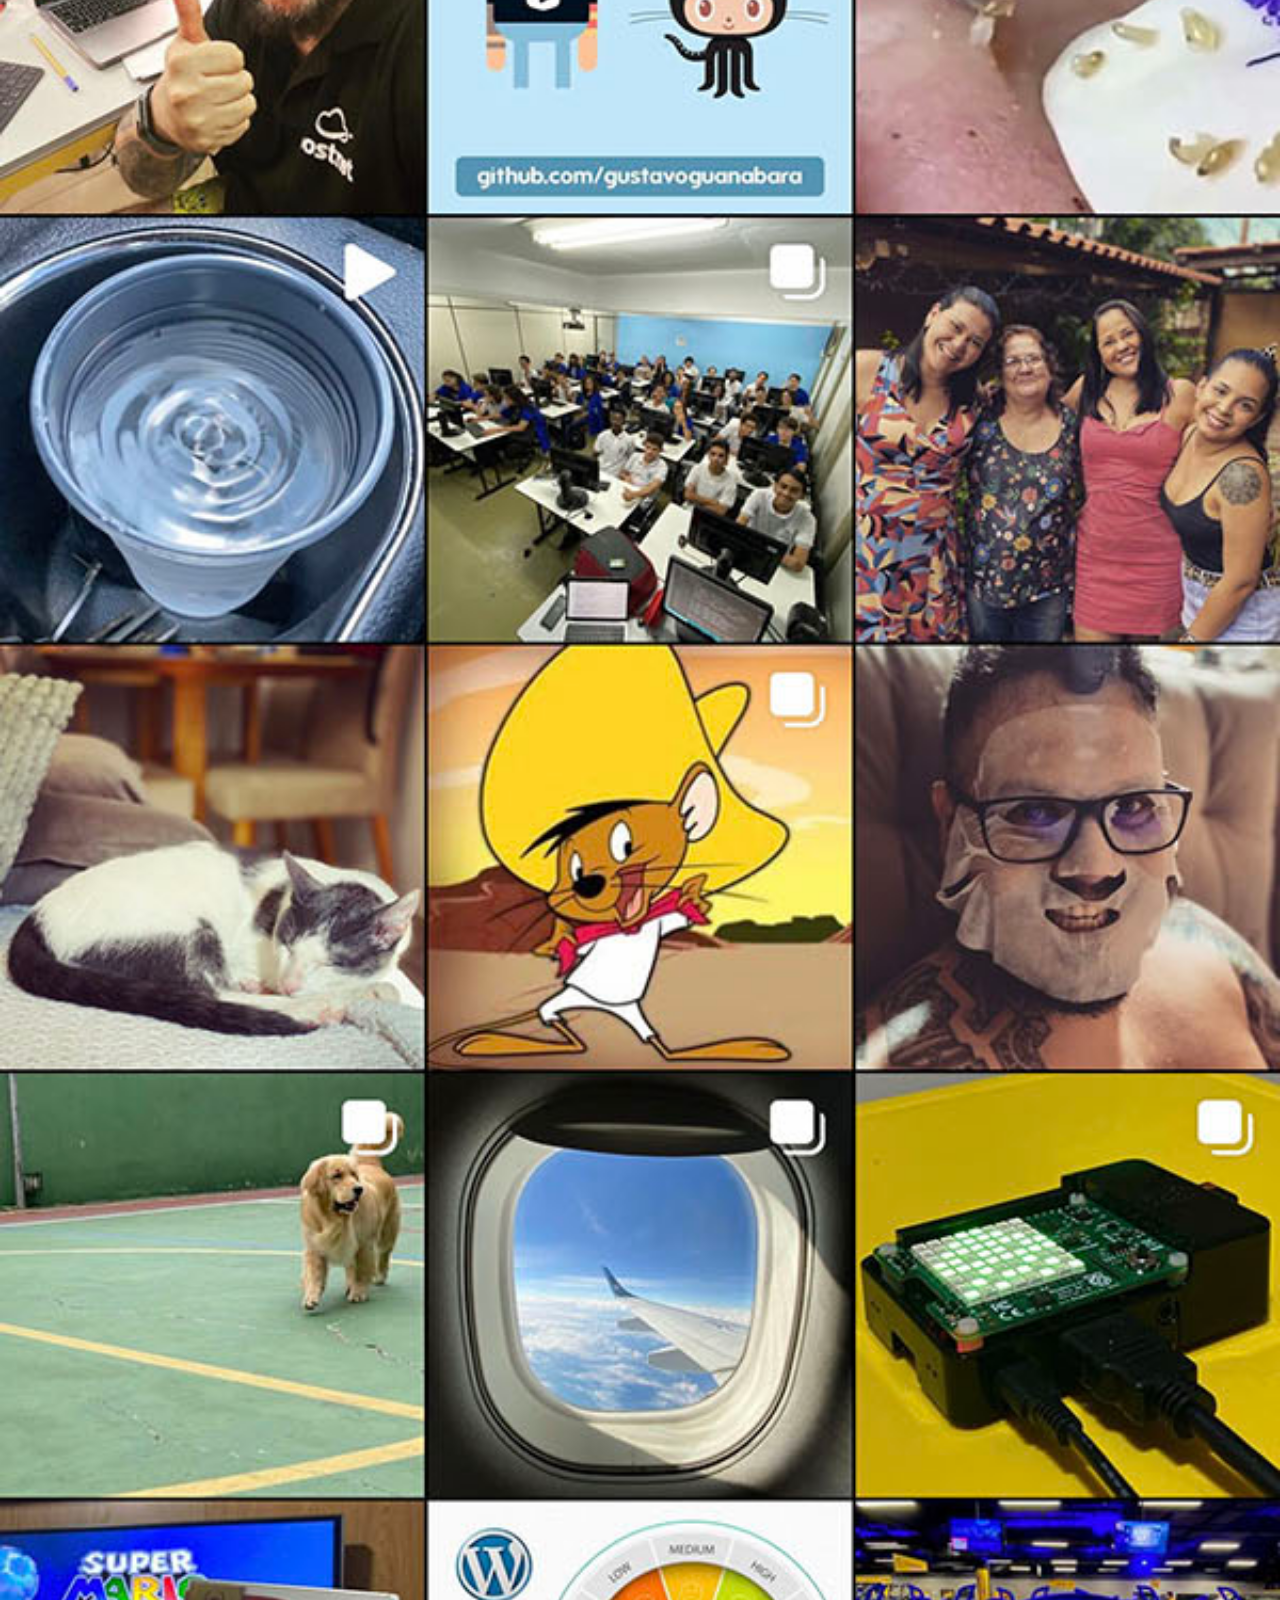
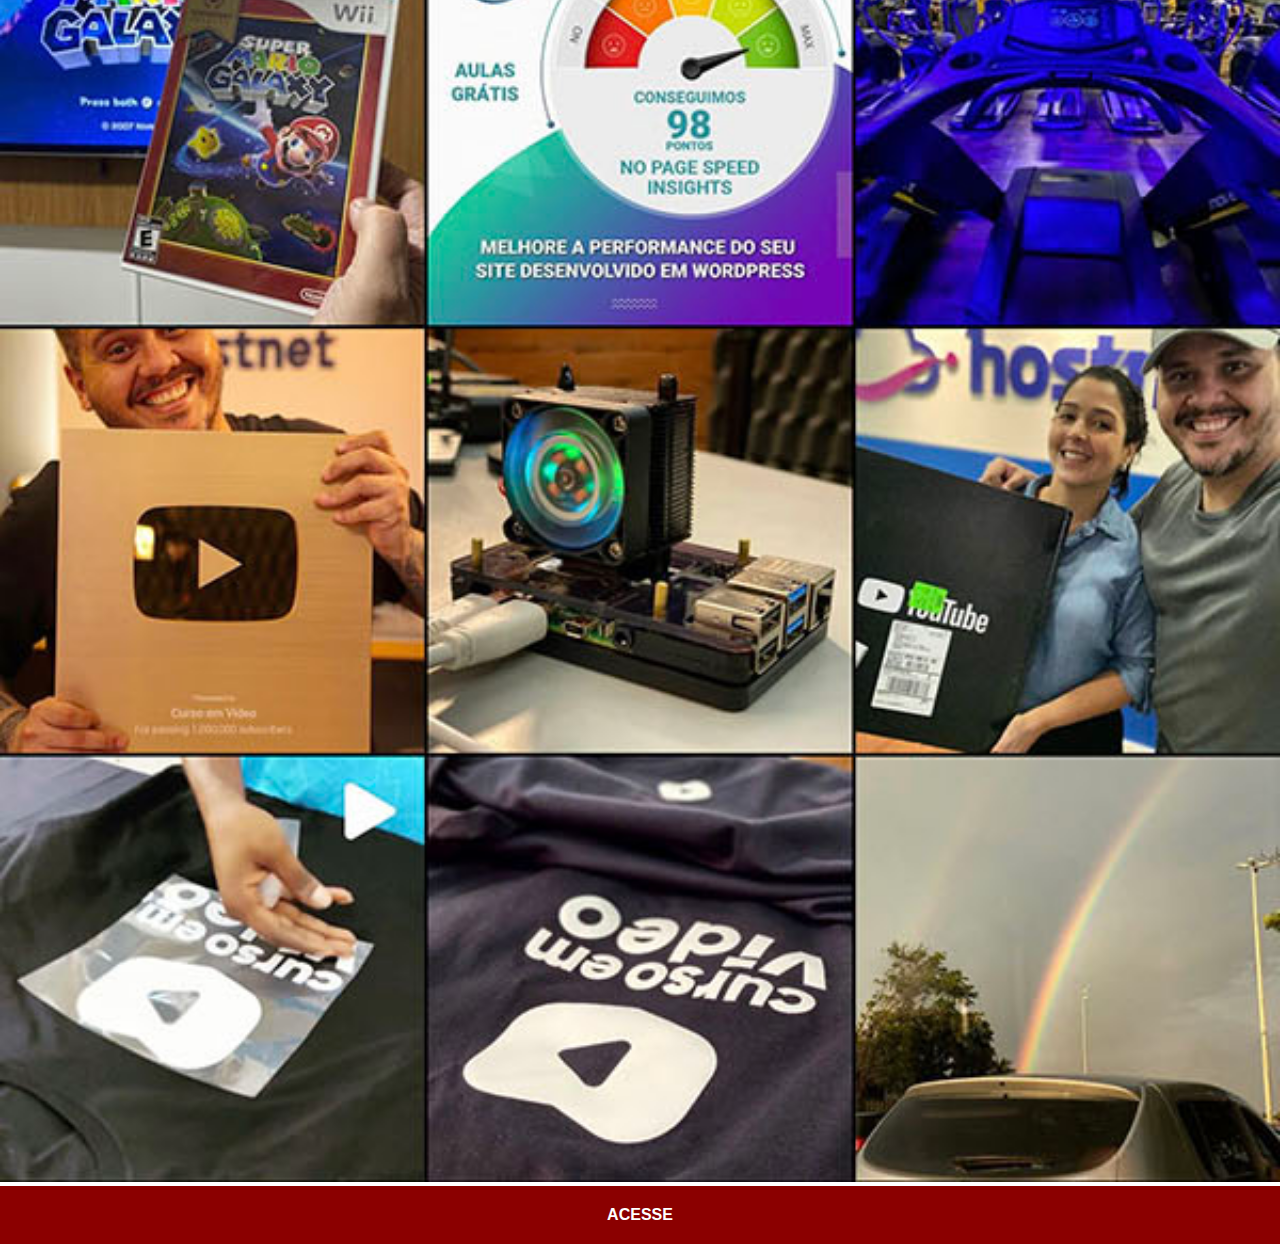
<file: instagram.html>
<!DOCTYPE html>
<html lang="pt-br">
<head>
    <meta charset="UTF-8">
    <meta name="viewport" content="width=device-width, initial-scale=1.0">
    <link rel="stylesheet" href="estilos/social.css">
    <title>instagram</title>
</head>
<body>
    <img src="imagens/tela-instagram.jpg" alt="instagram">
    <a href="https://www.instagram.com/dudu.brilva/?next=%2F" target="_blank">ACESSE</a>
</body>
</html>
</file>
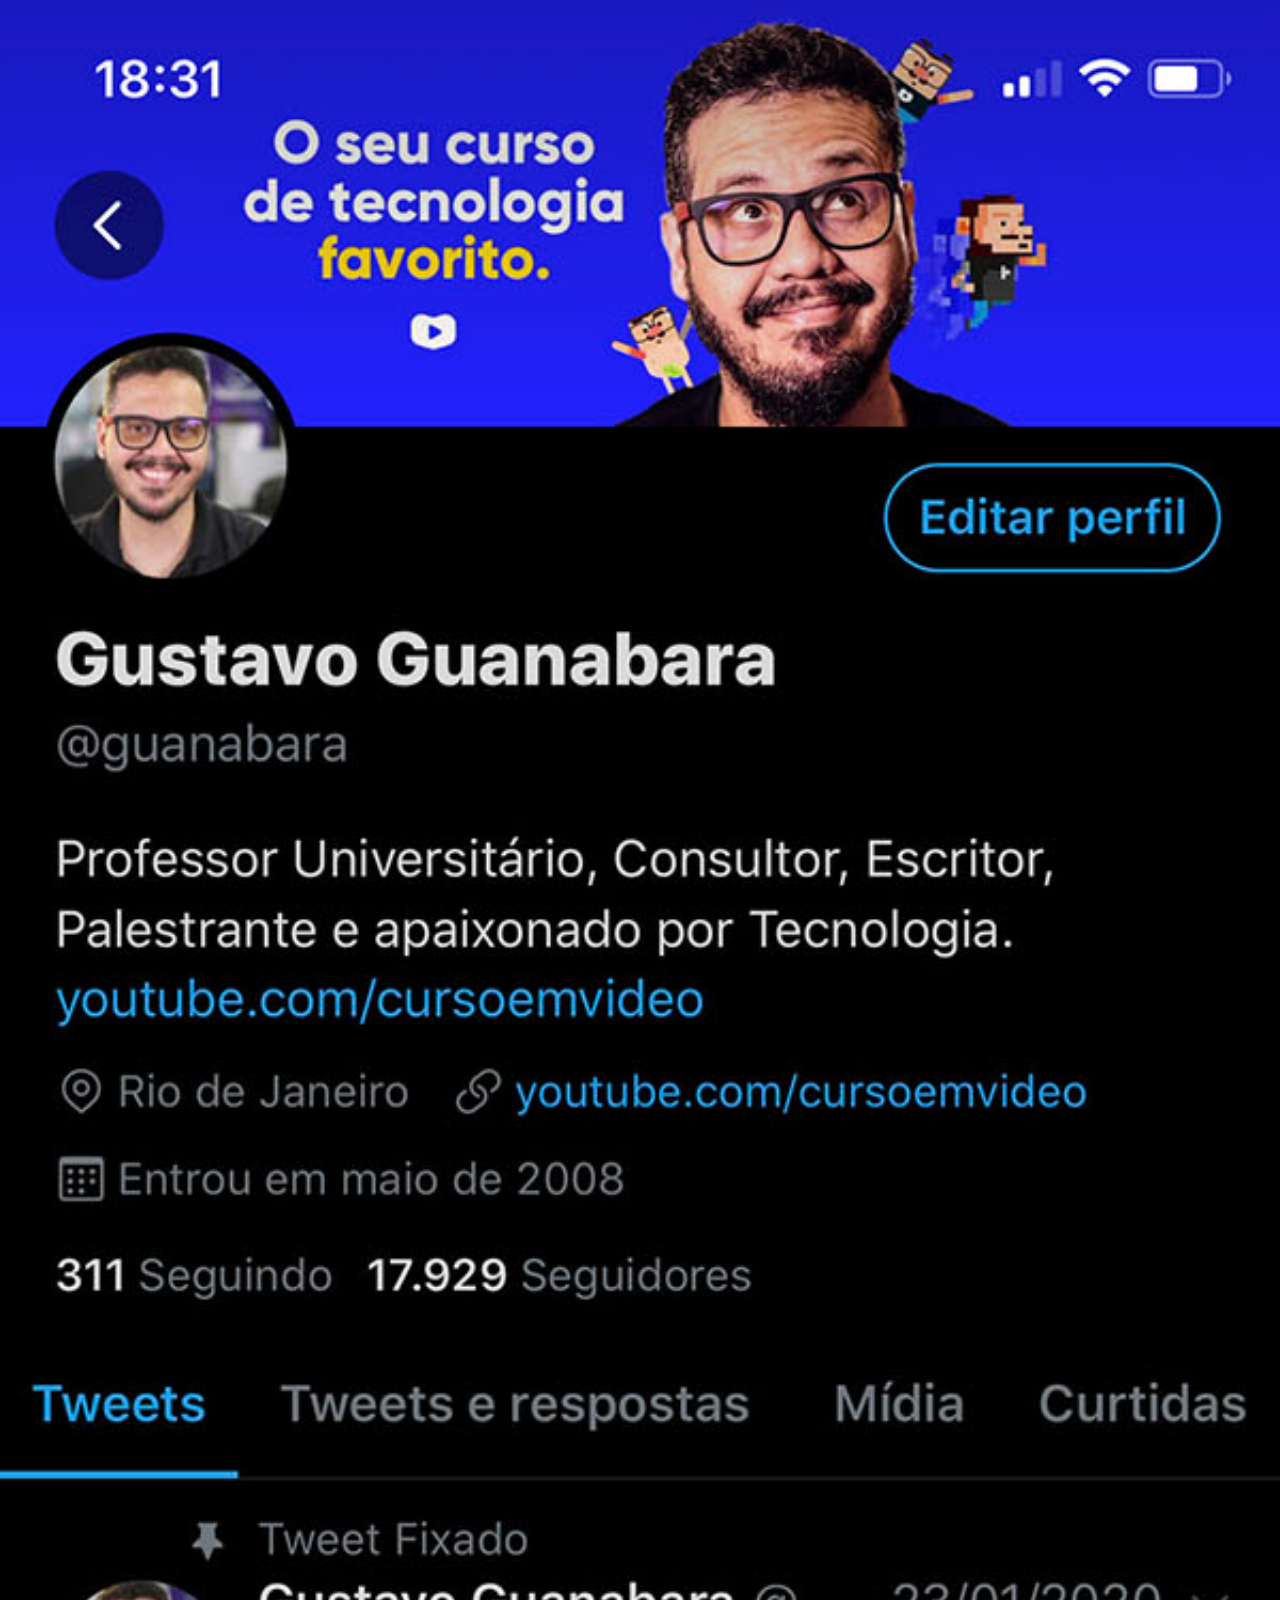
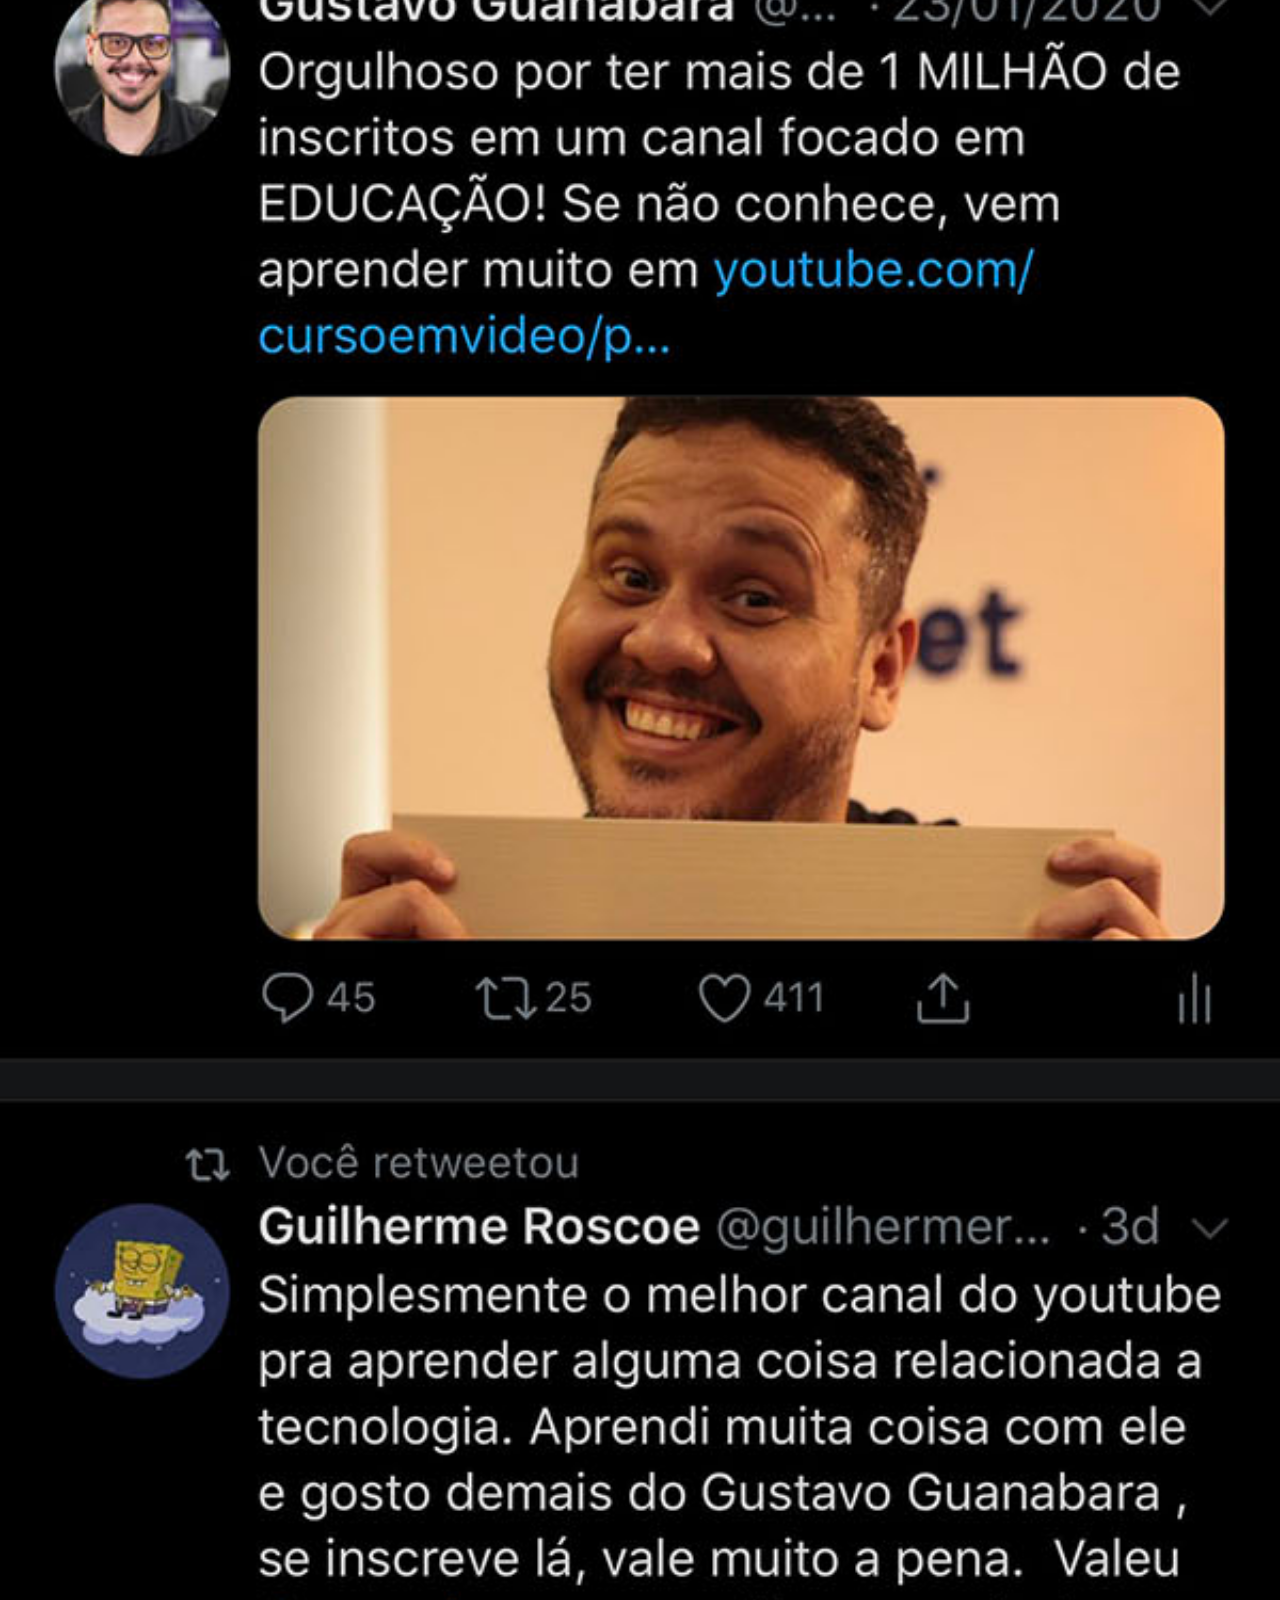
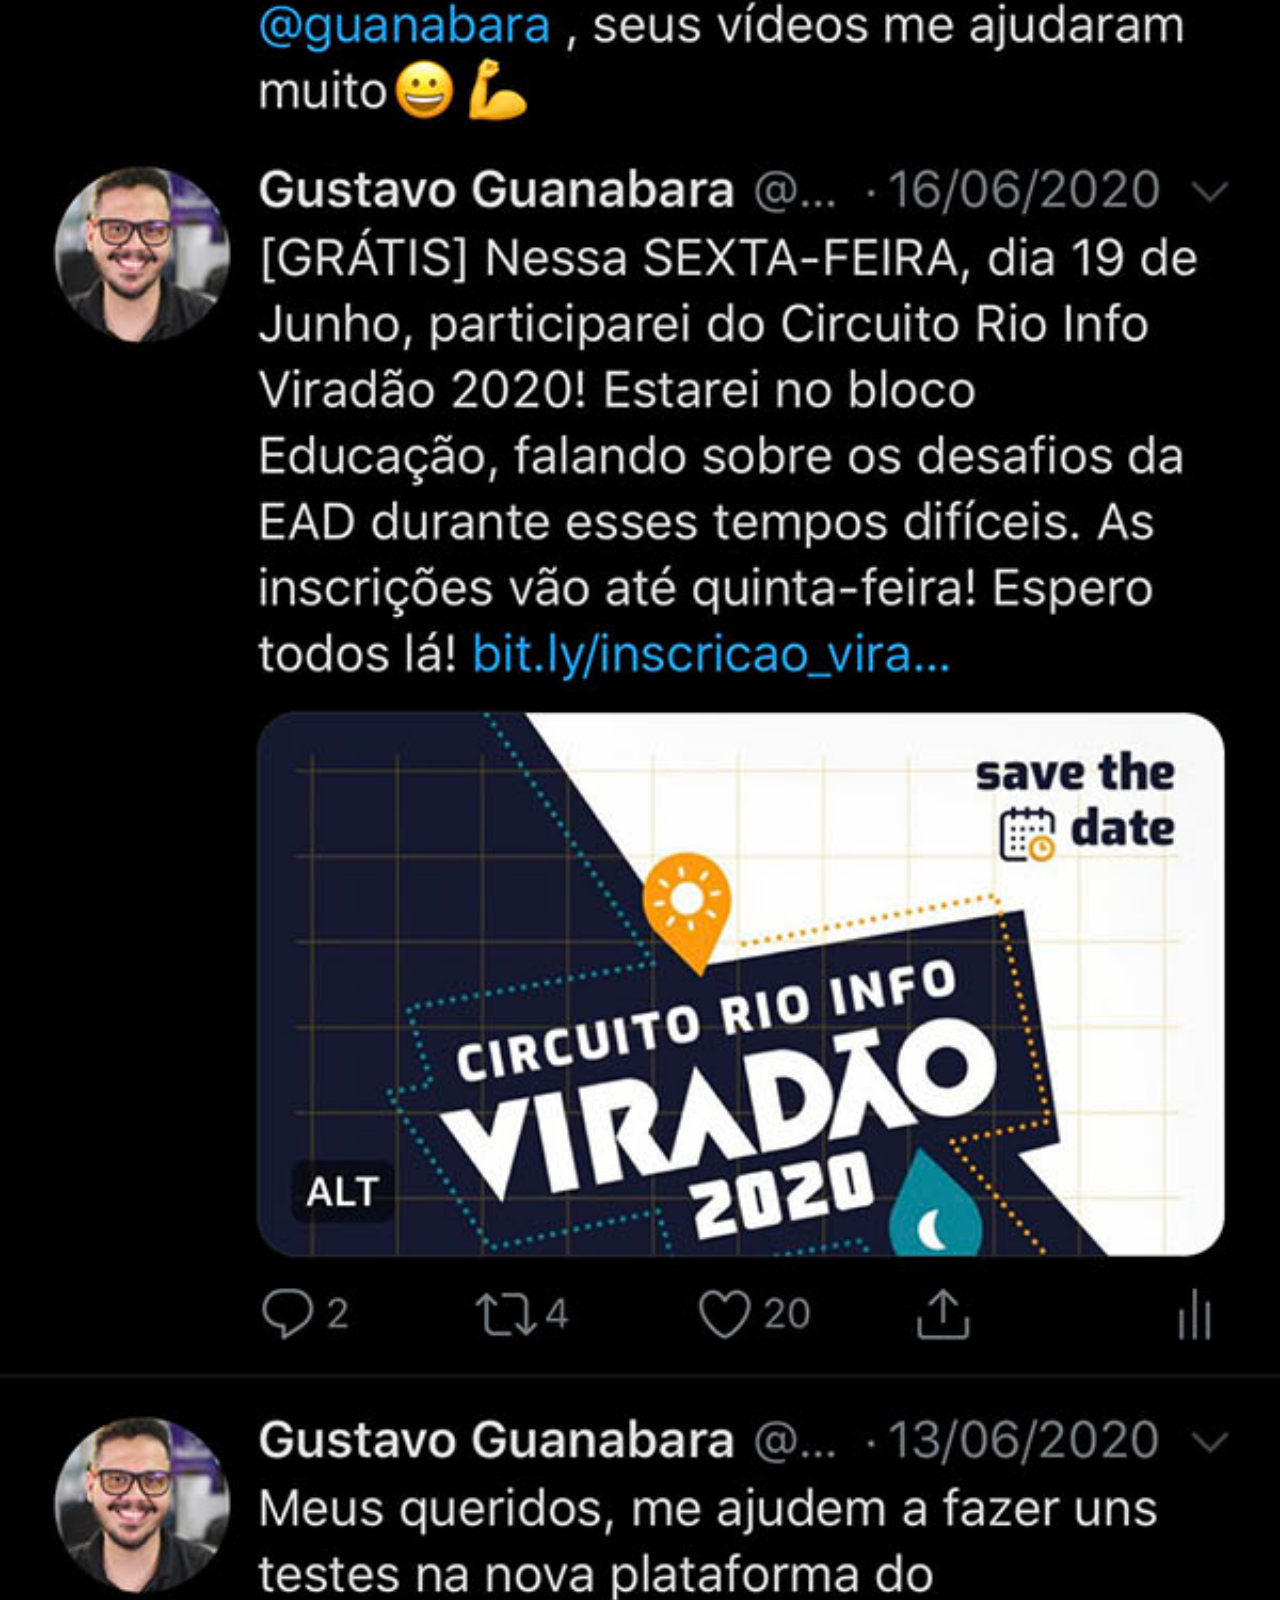
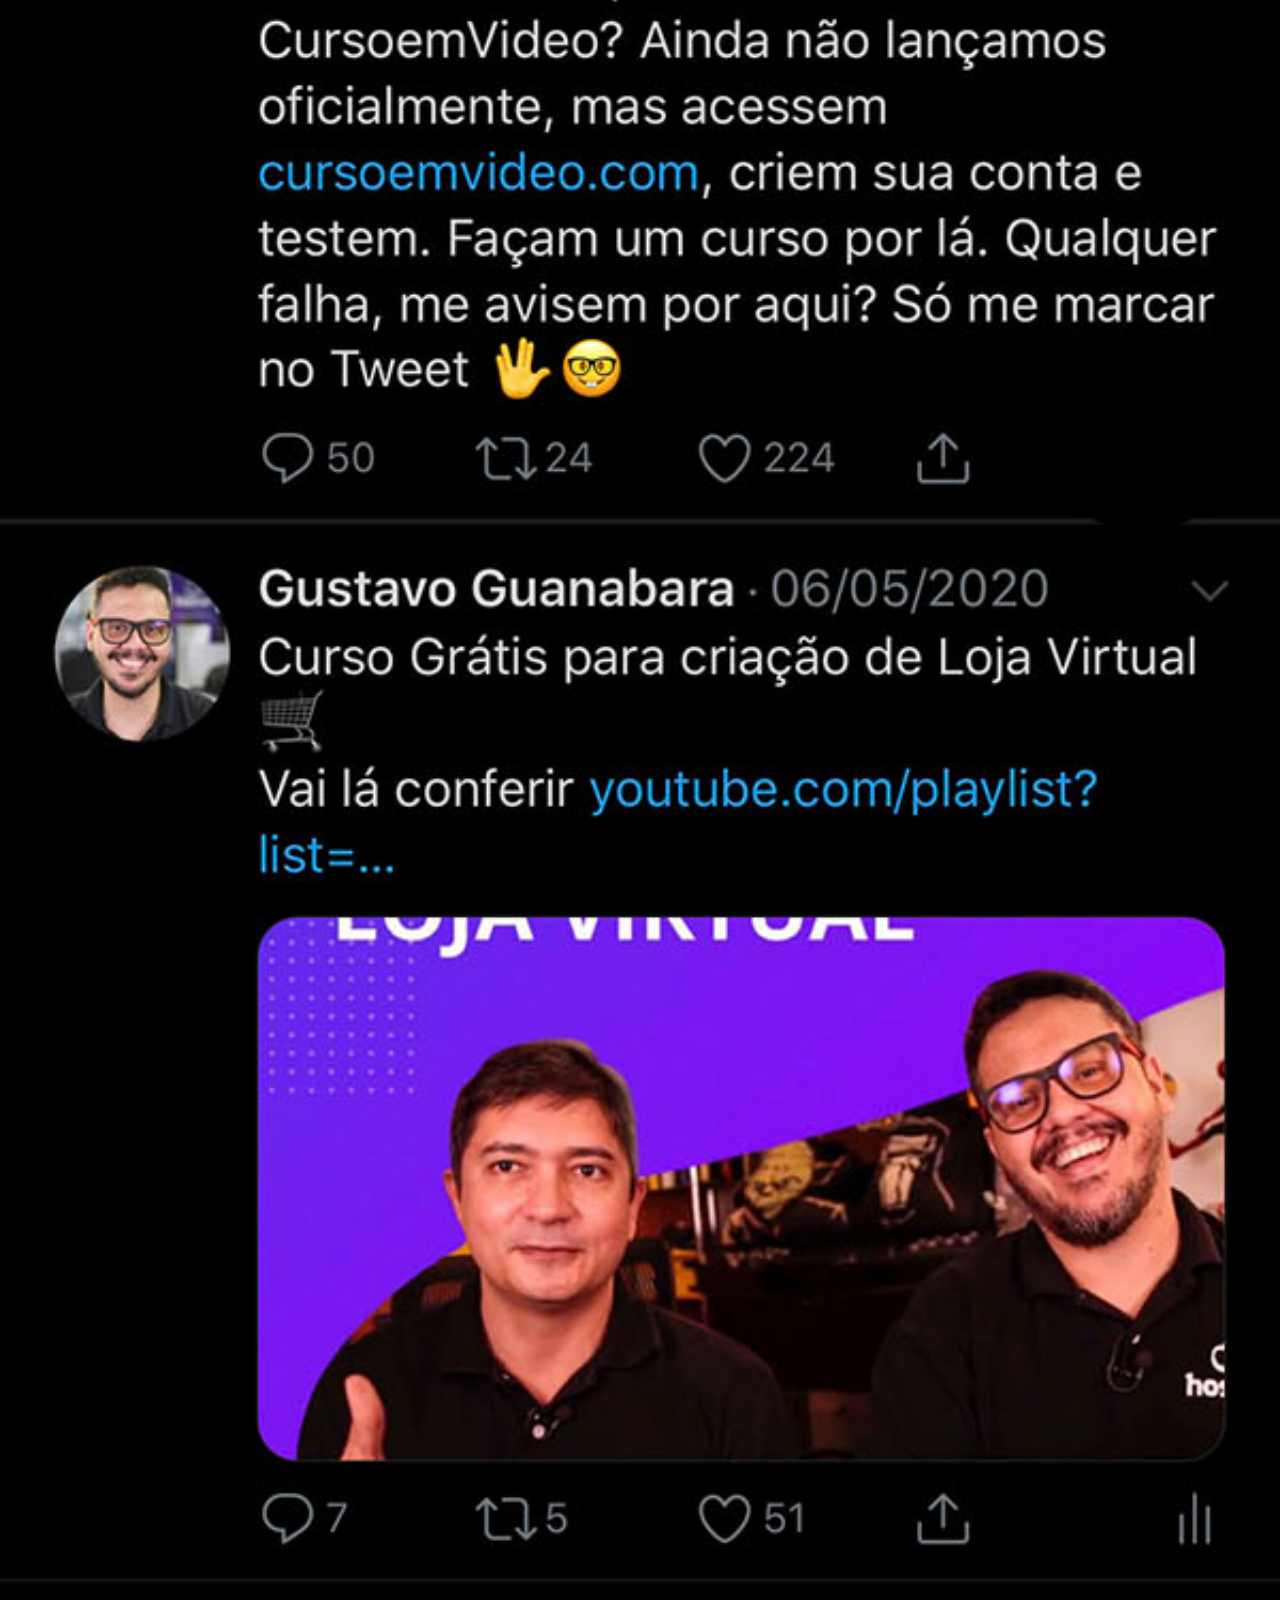
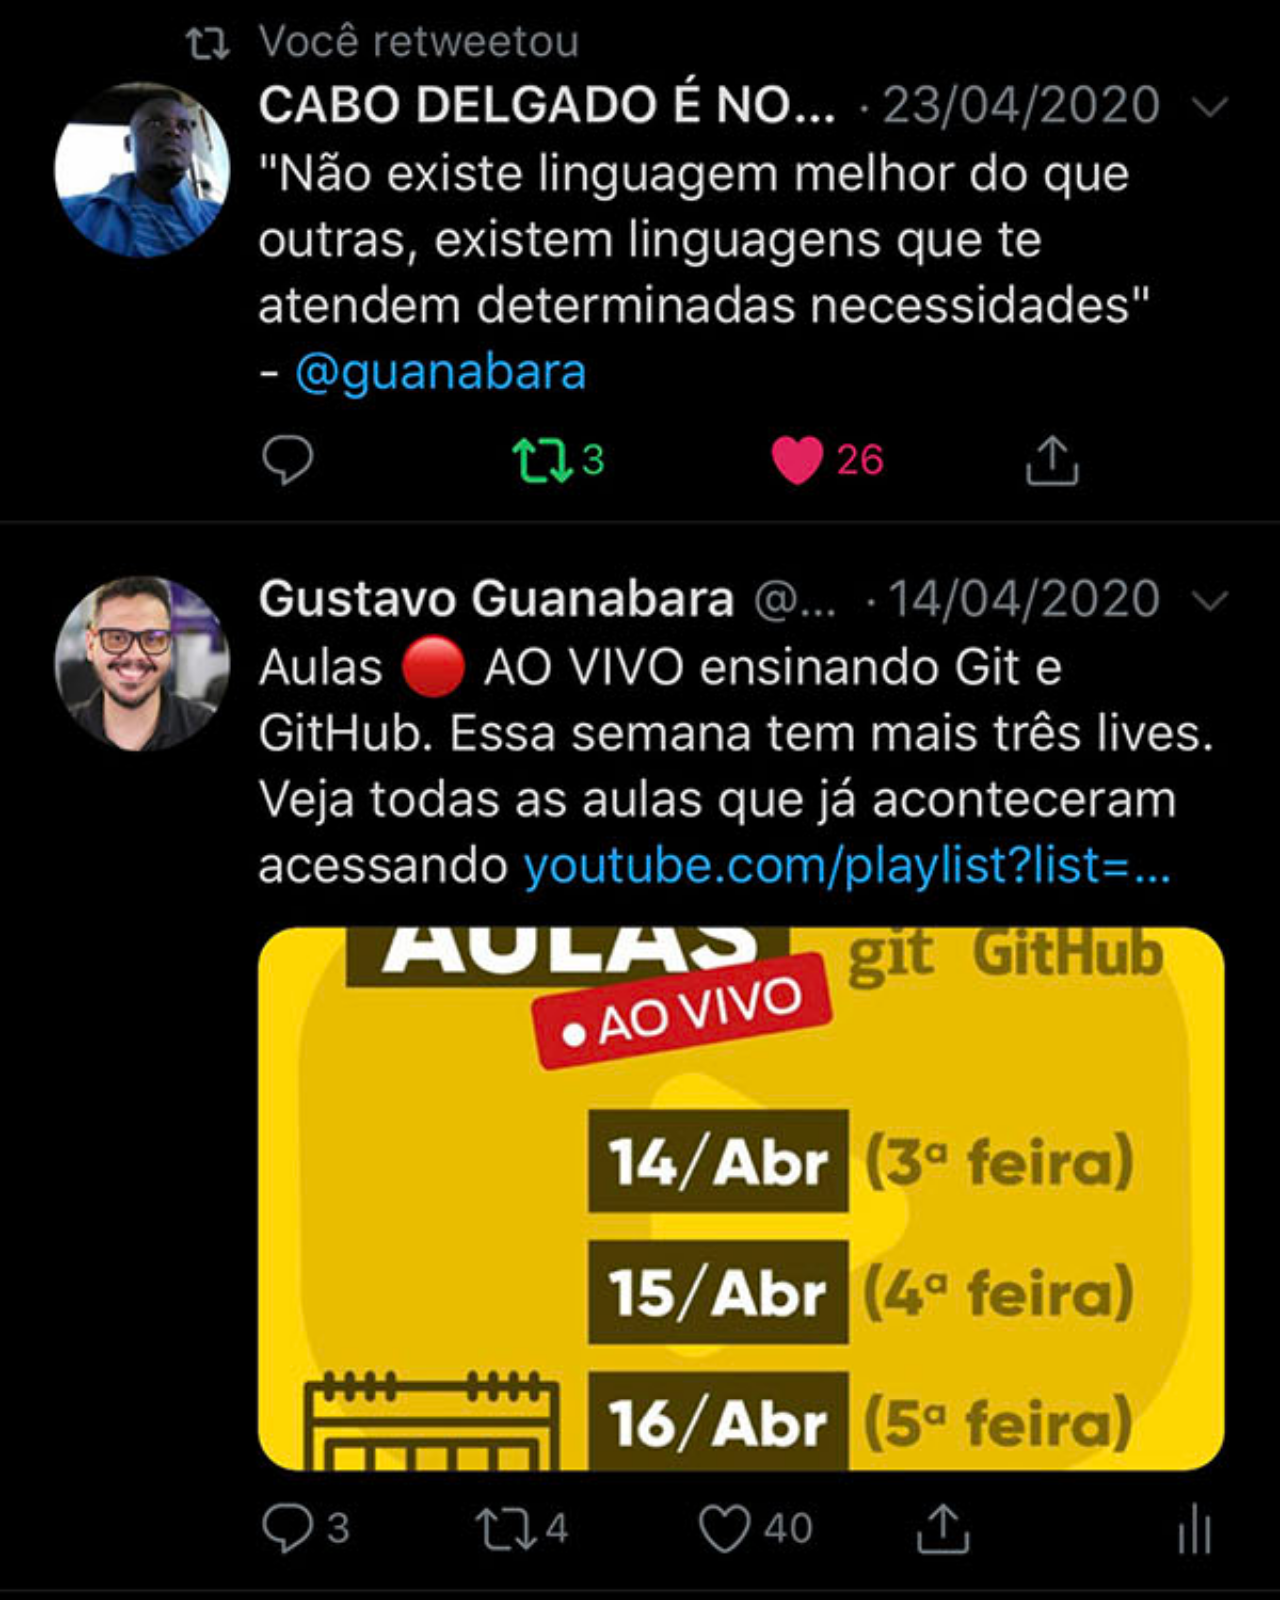
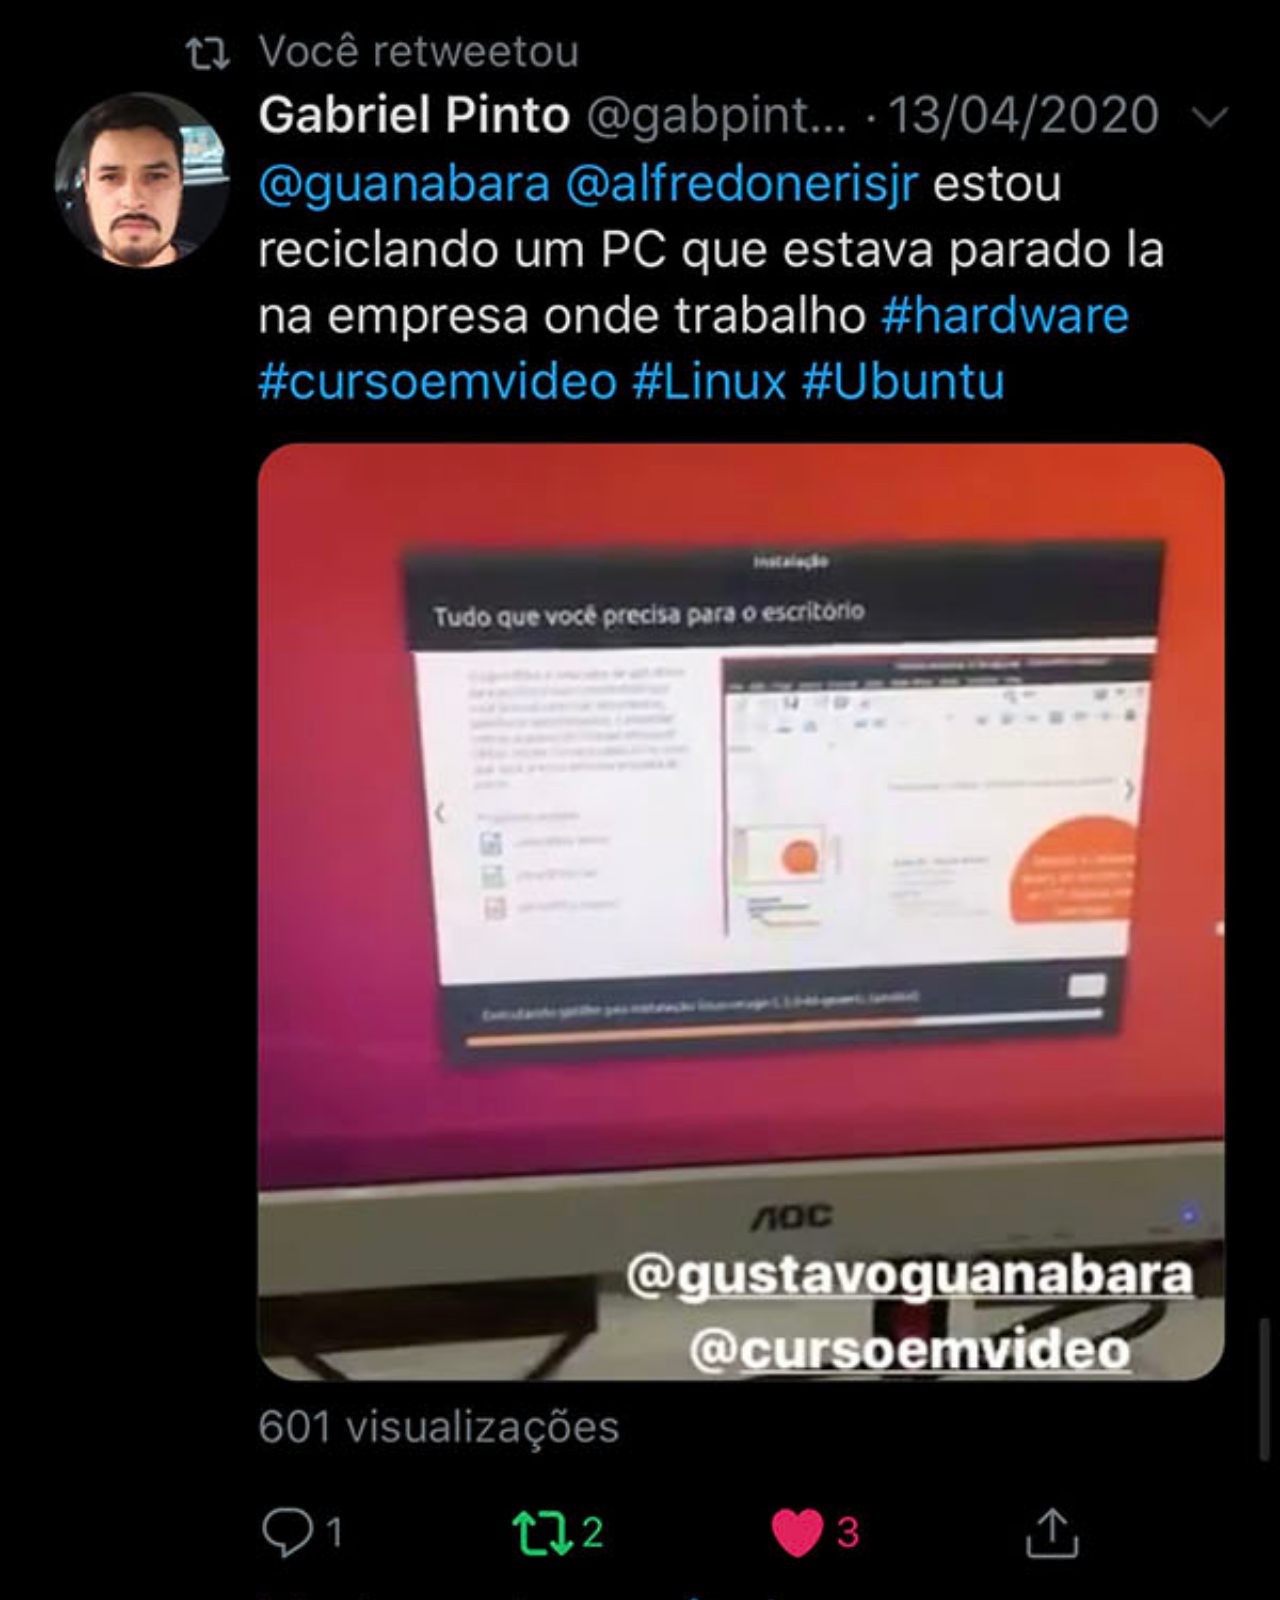
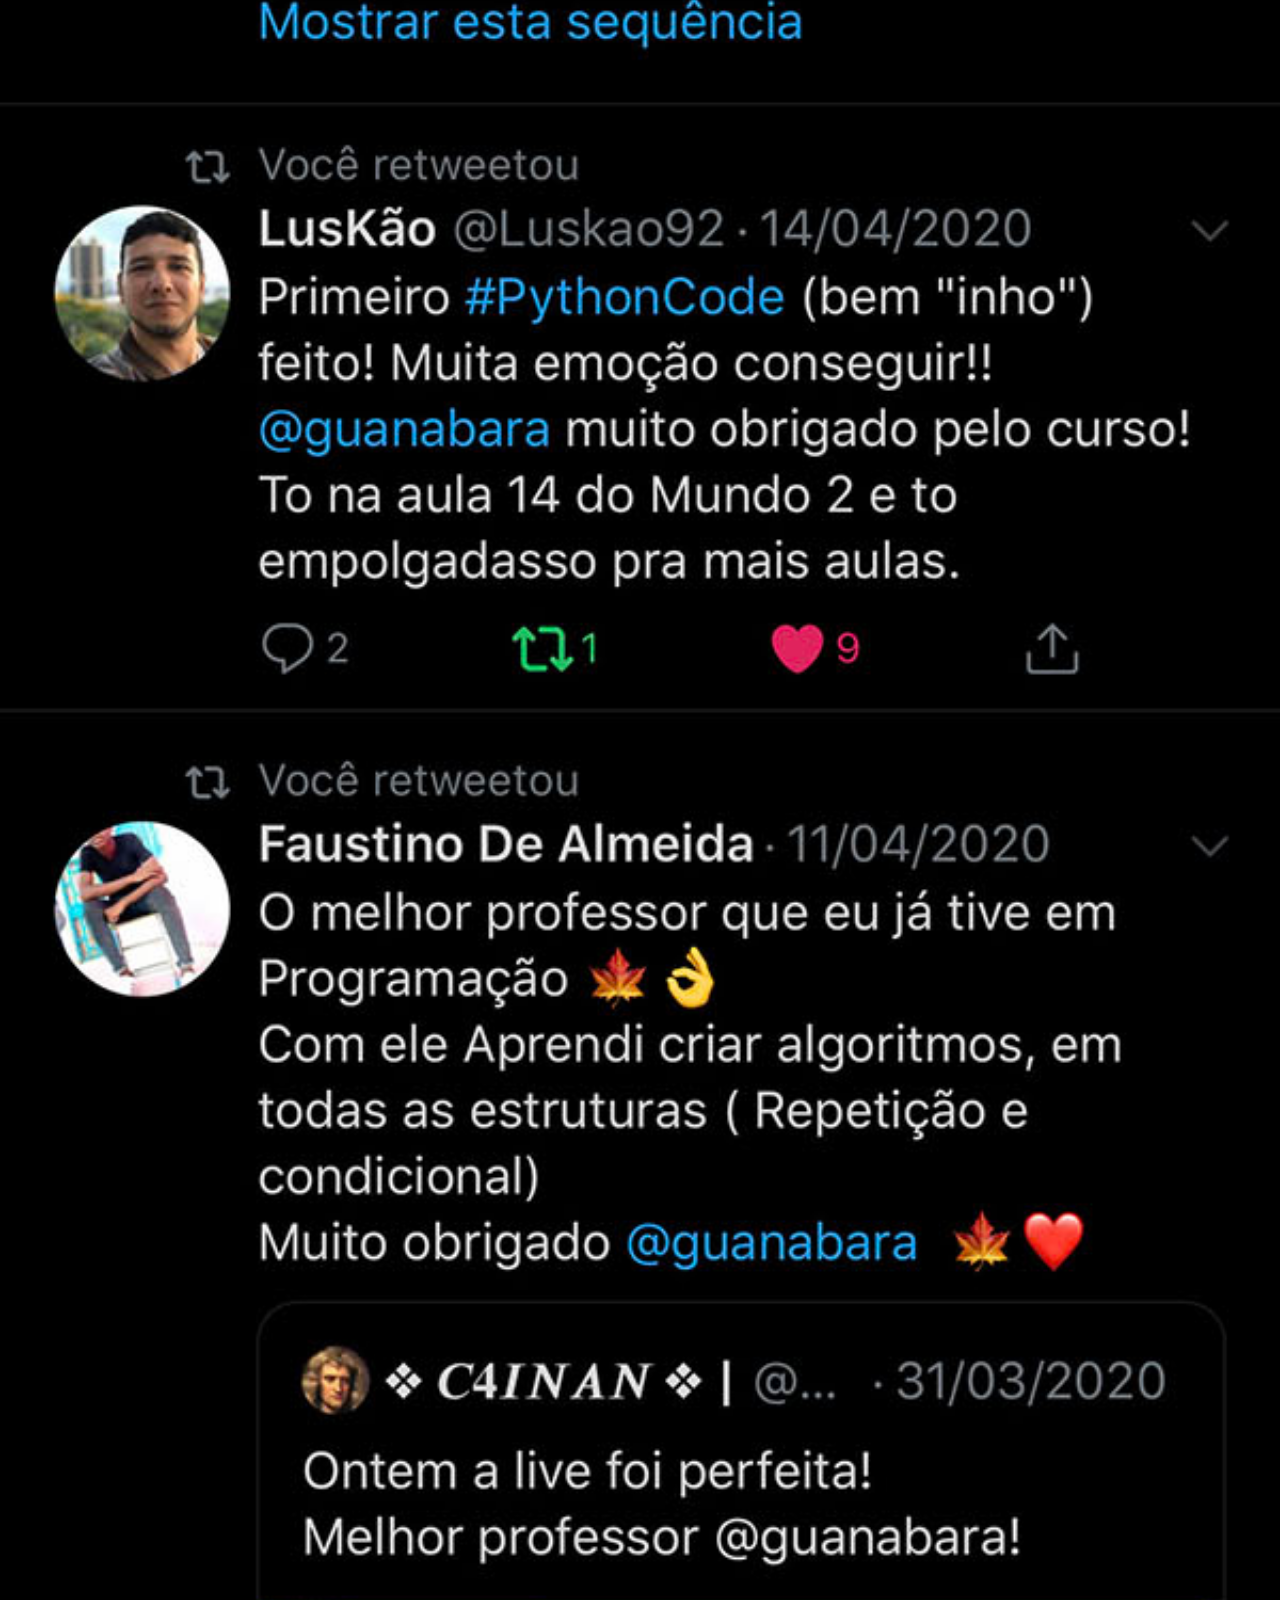
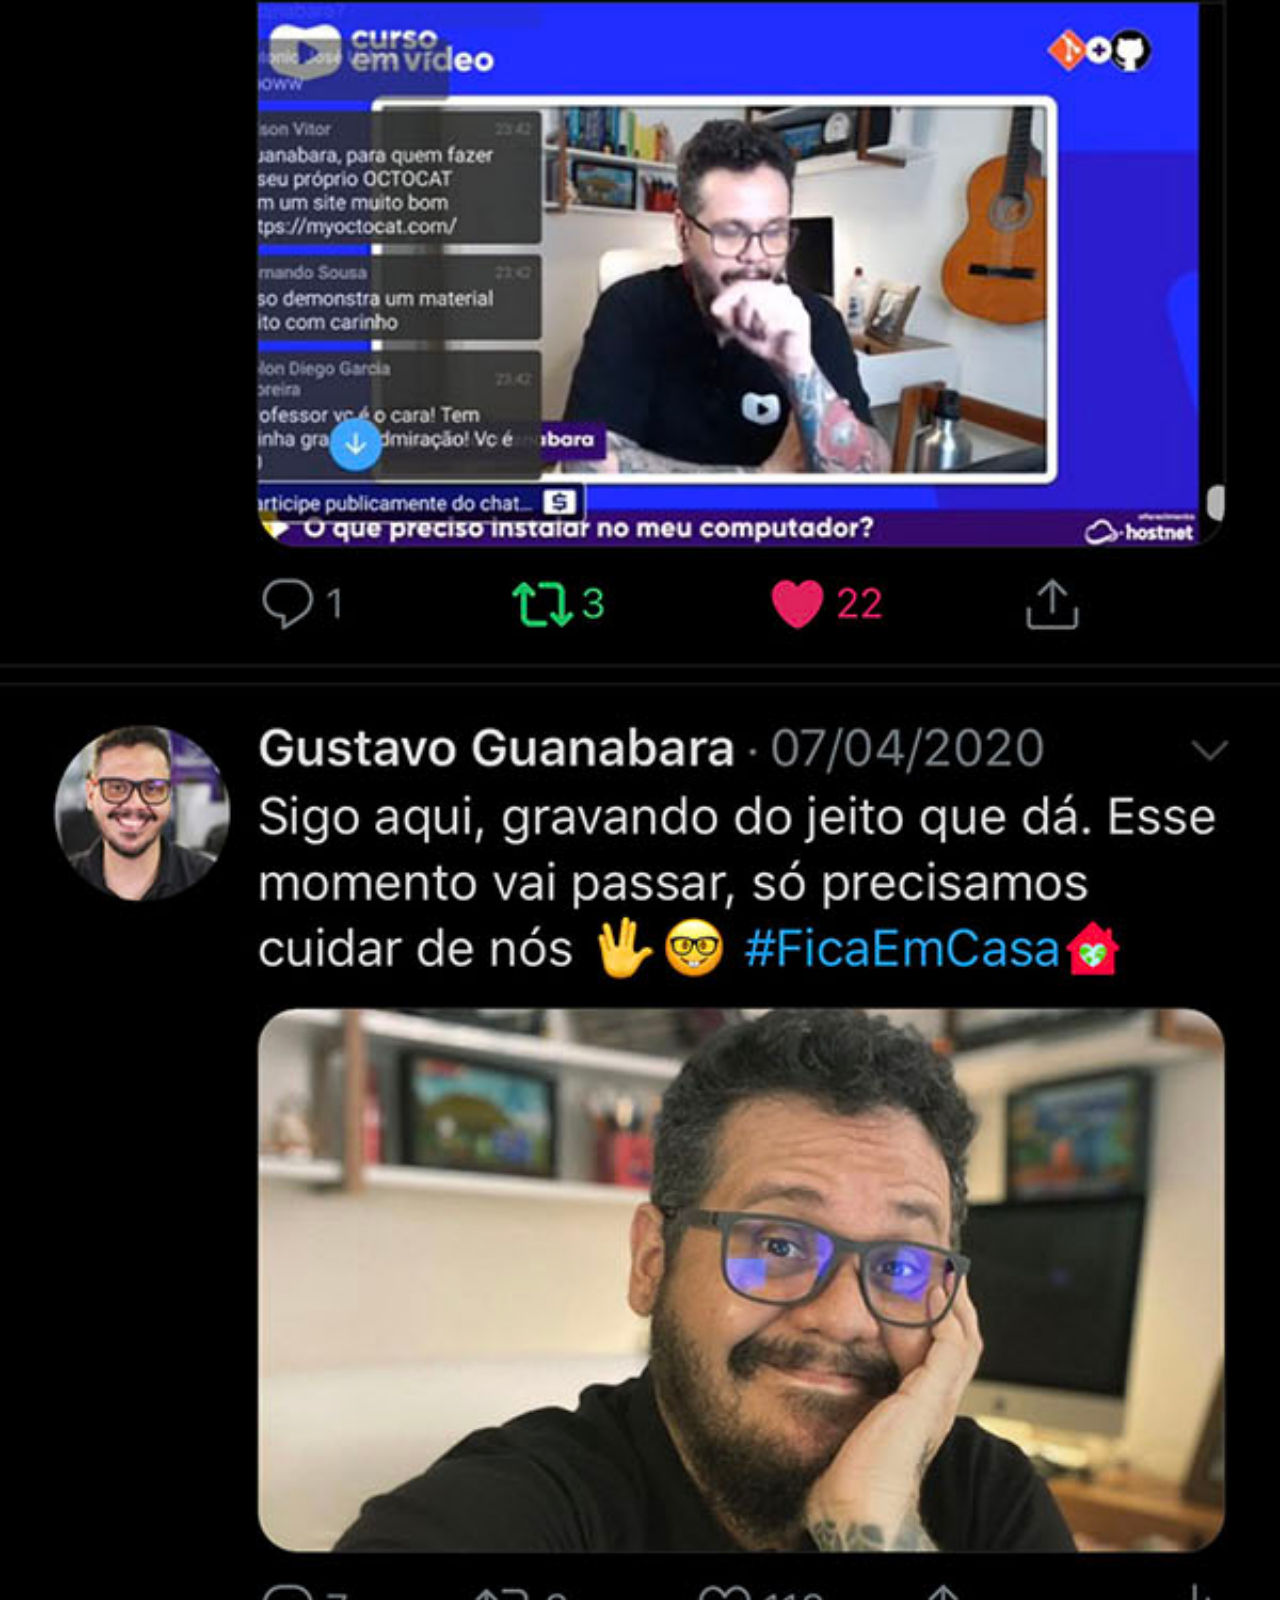
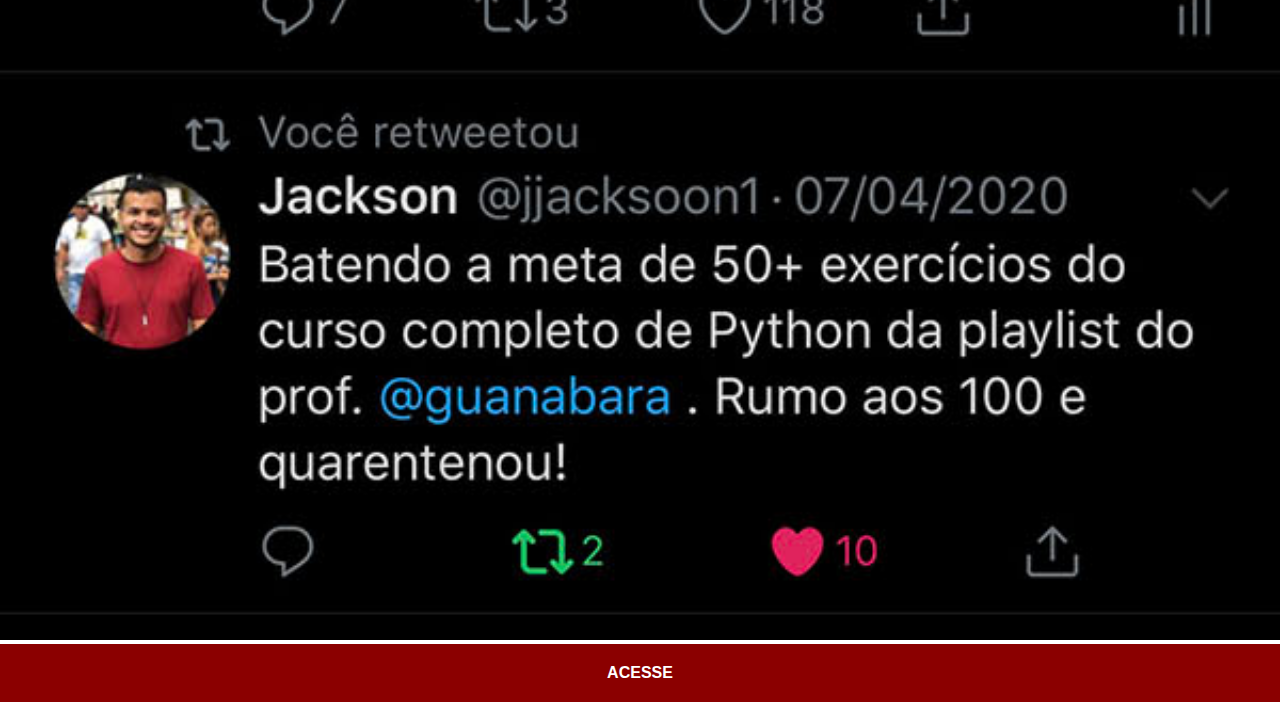
<file: twitter.html>
<!DOCTYPE html>
<html lang="pt-br">
<head>
    <meta charset="UTF-8">
    <meta name="viewport" content="width=device-width, initial-scale=1.0">
    <link rel="stylesheet" href="estilos/social.css">
    <title>Document</title>
</head>
<body>
    <img src="imagens/tela-twitter.jpg" alt="twitter">
    <a href="https://x.com/edurardosilvab" target="_blank">ACESSE</a>
</body>
</html>
</file>
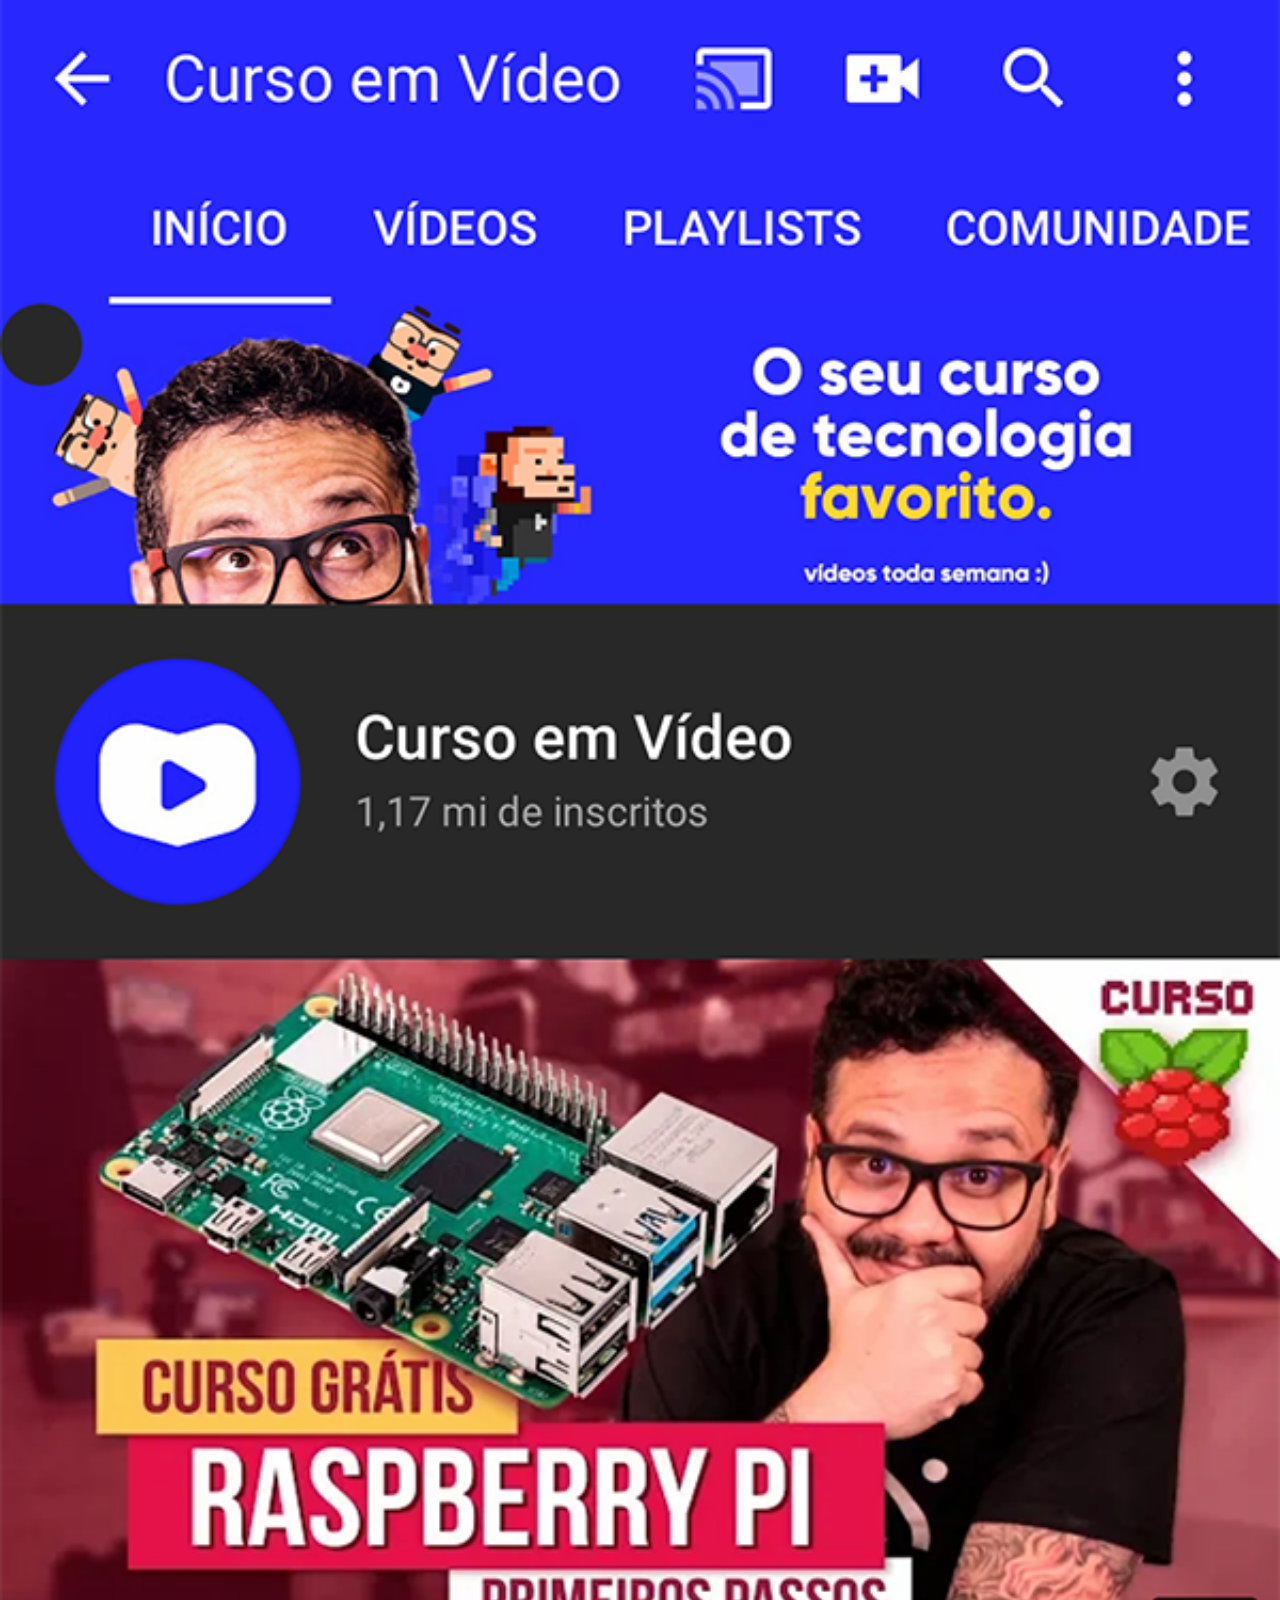
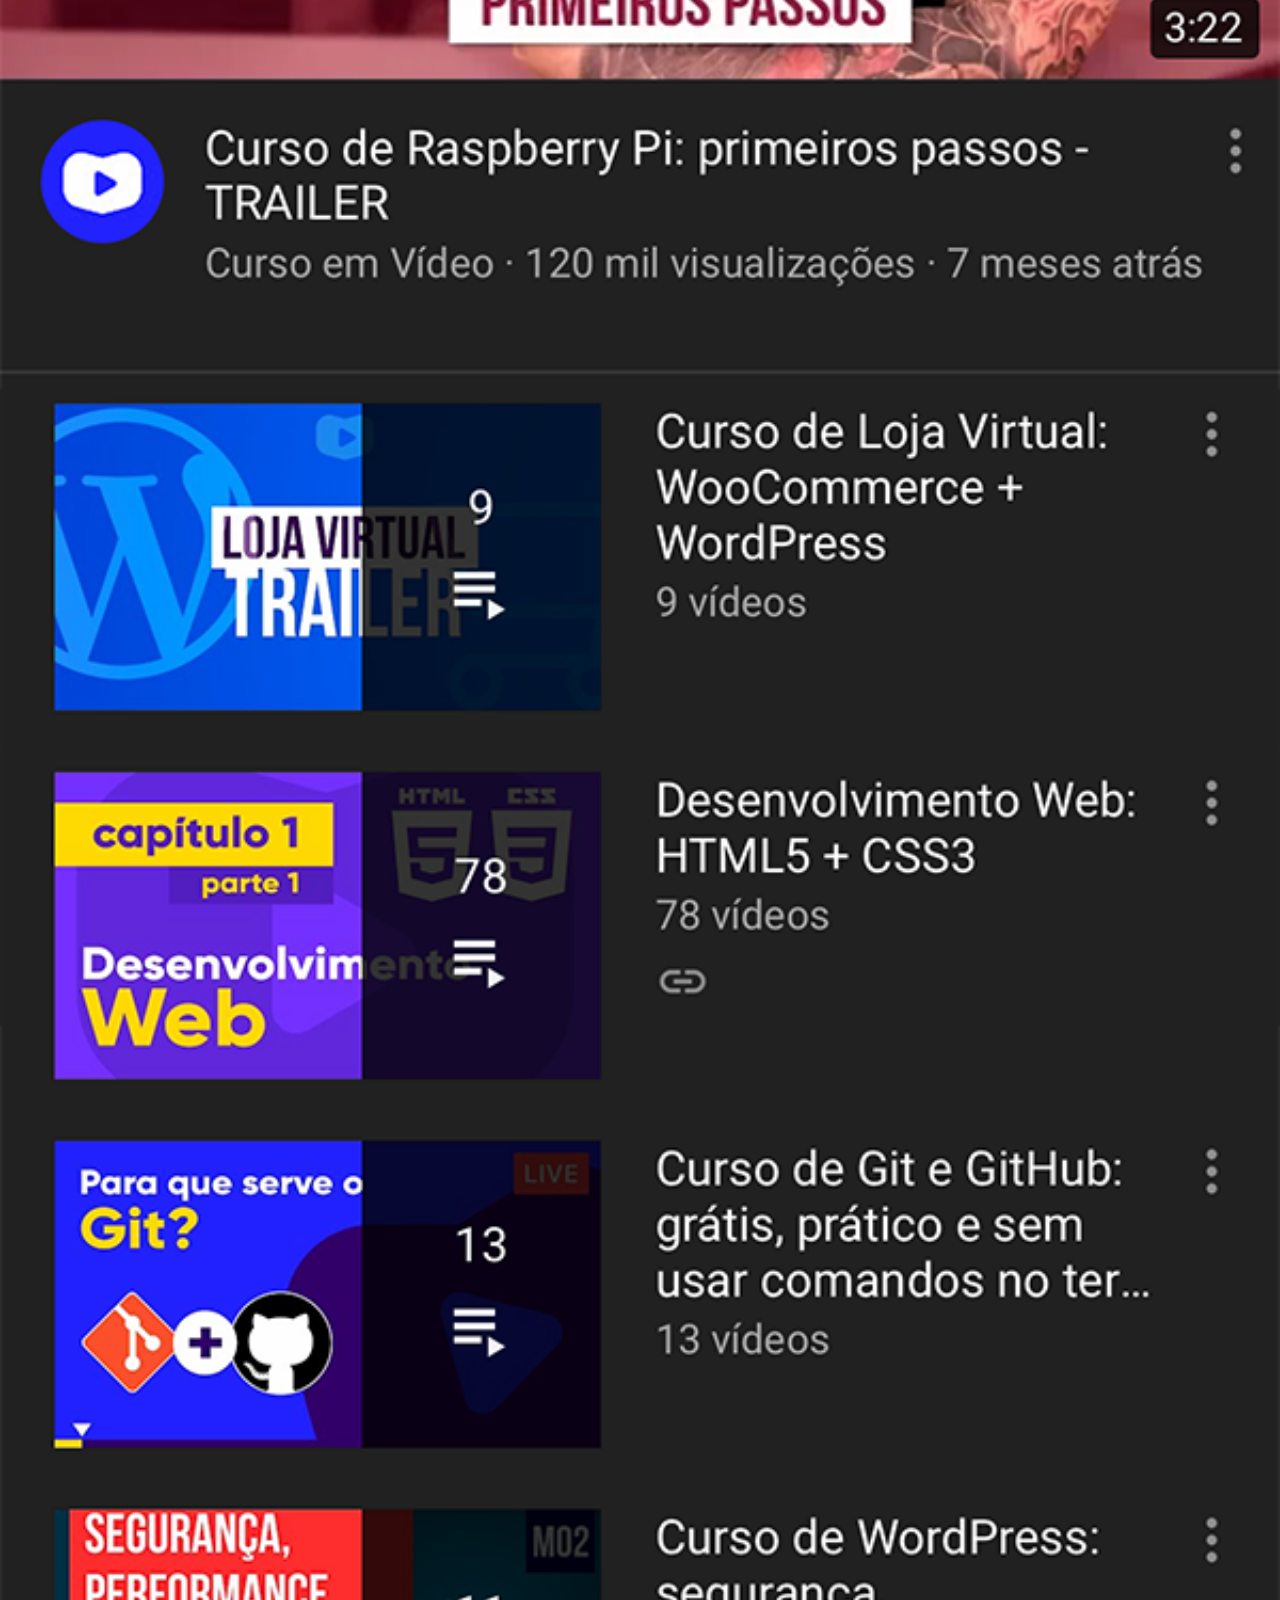
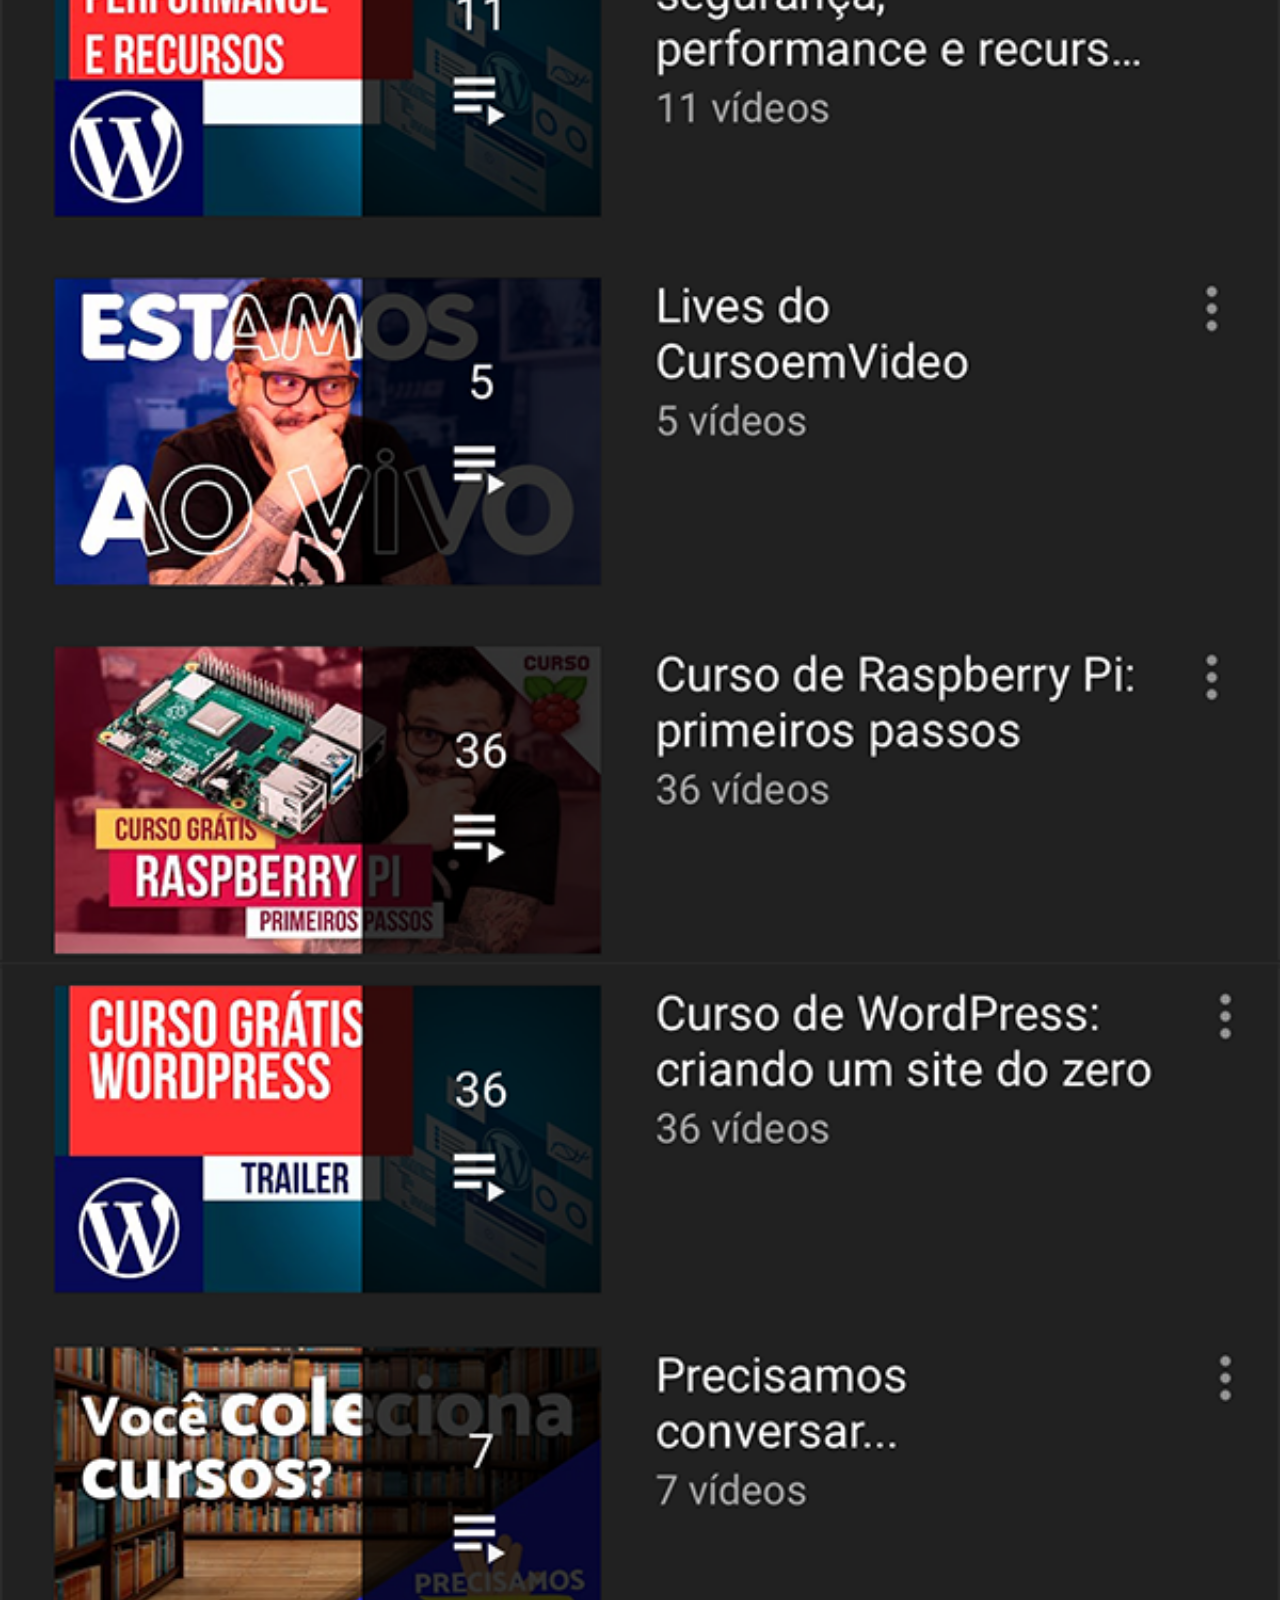
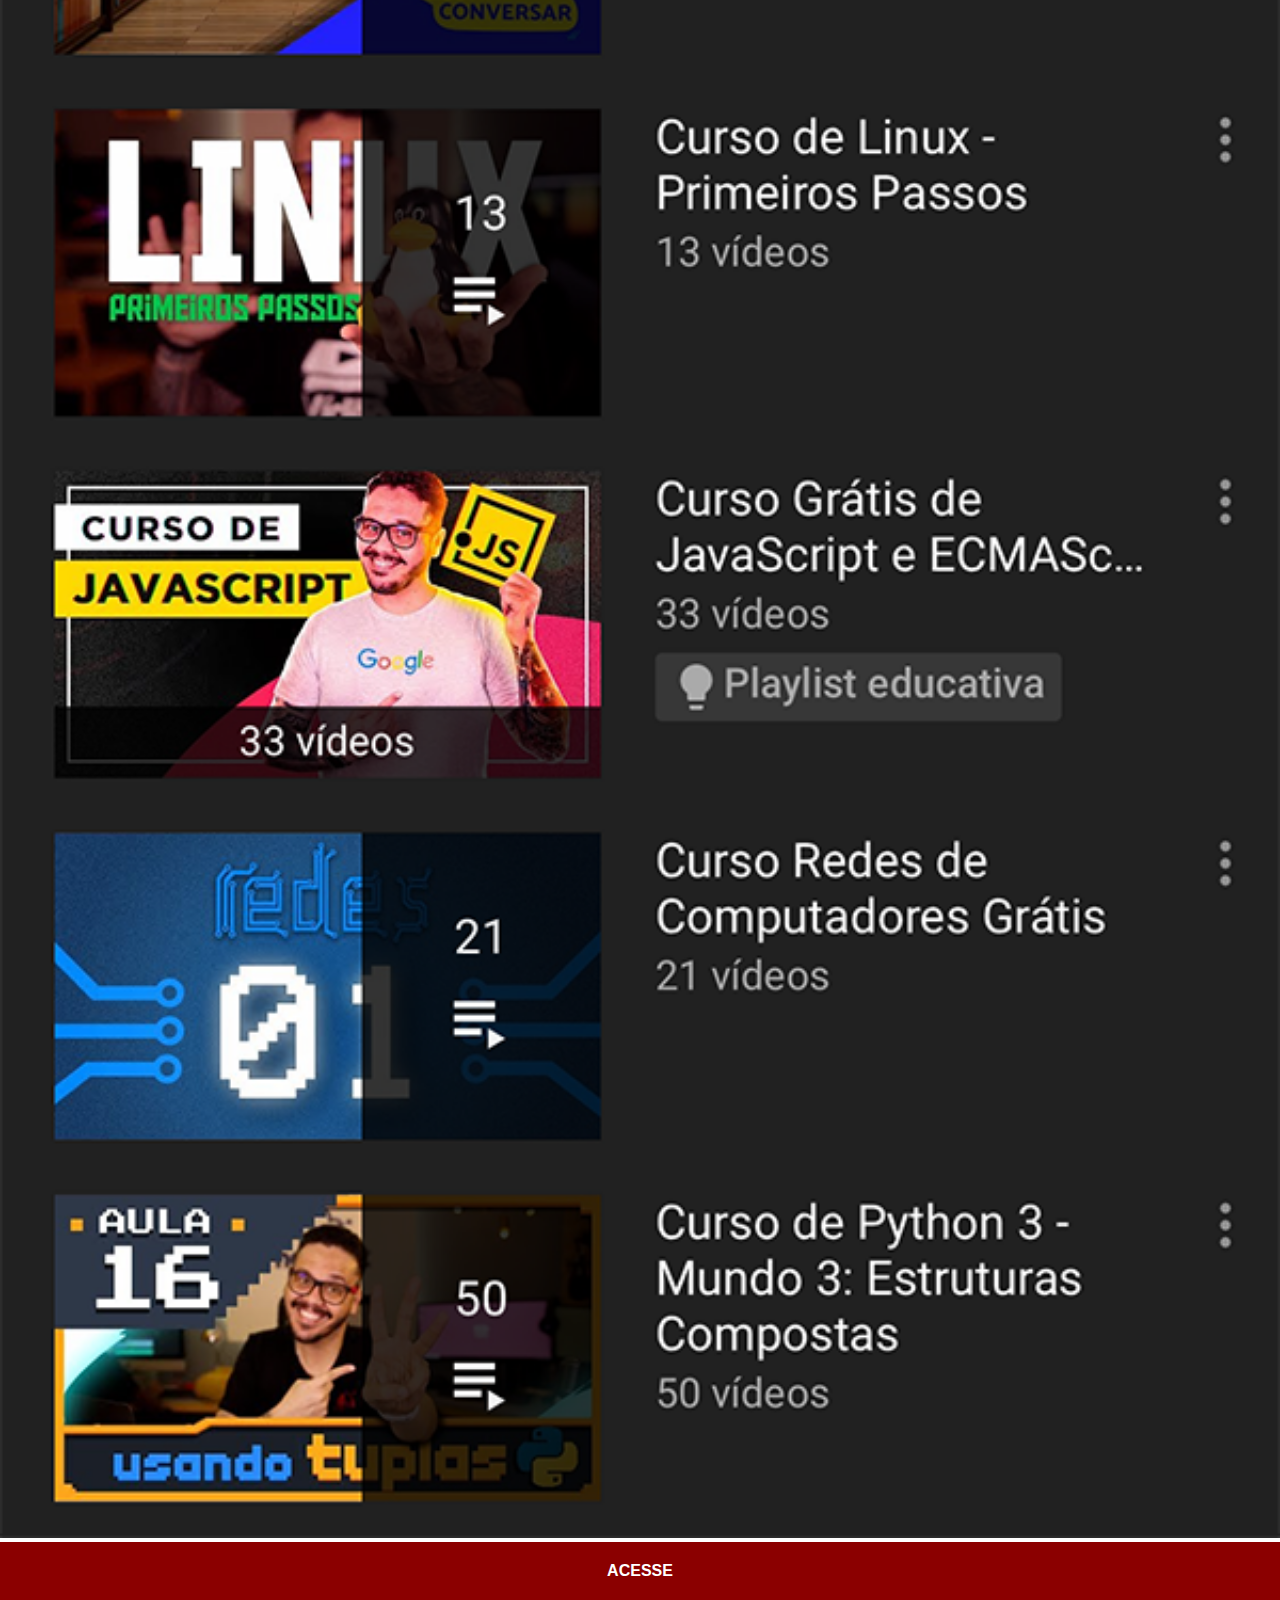
<file: youtube.html>
<!DOCTYPE html>
<html lang="pt-br">
<head>
    <meta charset="UTF-8">
    <meta name="viewport" content="width=device-width, initial-scale=1.0">
    <title>Yt</title>
    <link rel="stylesheet" href="estilos/social.css">
</head>
<body>
    <img src="imagens/tela-youtube.png" alt="youtube">
    <a href="https://www.youtube.com/c/CursoemV%C3%ADdeo" target="_blank">ACESSE</a>
</body>
</html>
</file>
<file: estilos/style.css>
@charset "UTF-8";

*{
    margin: 0px;
    padding: 0px;
    font-family: Arial, Helvetica, sans-serif;
}

html, body{
    height: 100vh;
    width: 100vw;
    background-color: black;
}

body{
    background: url('../imagens/fundo-madeira.jpg') no-repeat top center;
    background-size: cover;
    background-attachment: fixed;
}

main{
    height: 100vh;
    position: relative;
}

section#telefone{
    position: absolute;
    top: 50%;
    left: 50%;
    transform: translate(-50%, -50%);

    height: 627px;
    width: 311px;
    background: url('../imagens/frame-iphone.png') no-repeat;  
}

iframe#tela{
    position: relative;
    top: 80px;
    left: 22px;
    width: 267px;
    height: 471px;
}

section#redes-sociais{
    text-align: right;
}

section#redes-sociais img:hover{
    width: 55px;
    border: 2px solid white;
    transition: 0.3s, border 1s;
    box-shadow: 5px 5px 10px rgba(0, 0, 0, 0.644);
}

section#redes-sociais img{
    width: 50px;
    margin: 10px;
    border-radius: 50%;
    box-shadow: 2px 2px 5px rgba(0, 0, 0, 0.418);
    box-sizing: border-box;
}
</file>
<file: estilos/social.css>
*{
            margin: 0px;
            padding: 0px;
            font-family: Arial, Helvetica, sans-serif;
        }
        ::-webkit-scrollbar{
            width: 0px;
            height: 0px;
        }
        img{
            width: 100vw;
        }
        a{
            display: block;
            background-color: darkred;
            padding: 20px;
            text-align: center;
            font-weight: bolder;
            color: white;
            text-decoration: none;
        }

        a:hover{
            background-color: red;
        }
</file>
